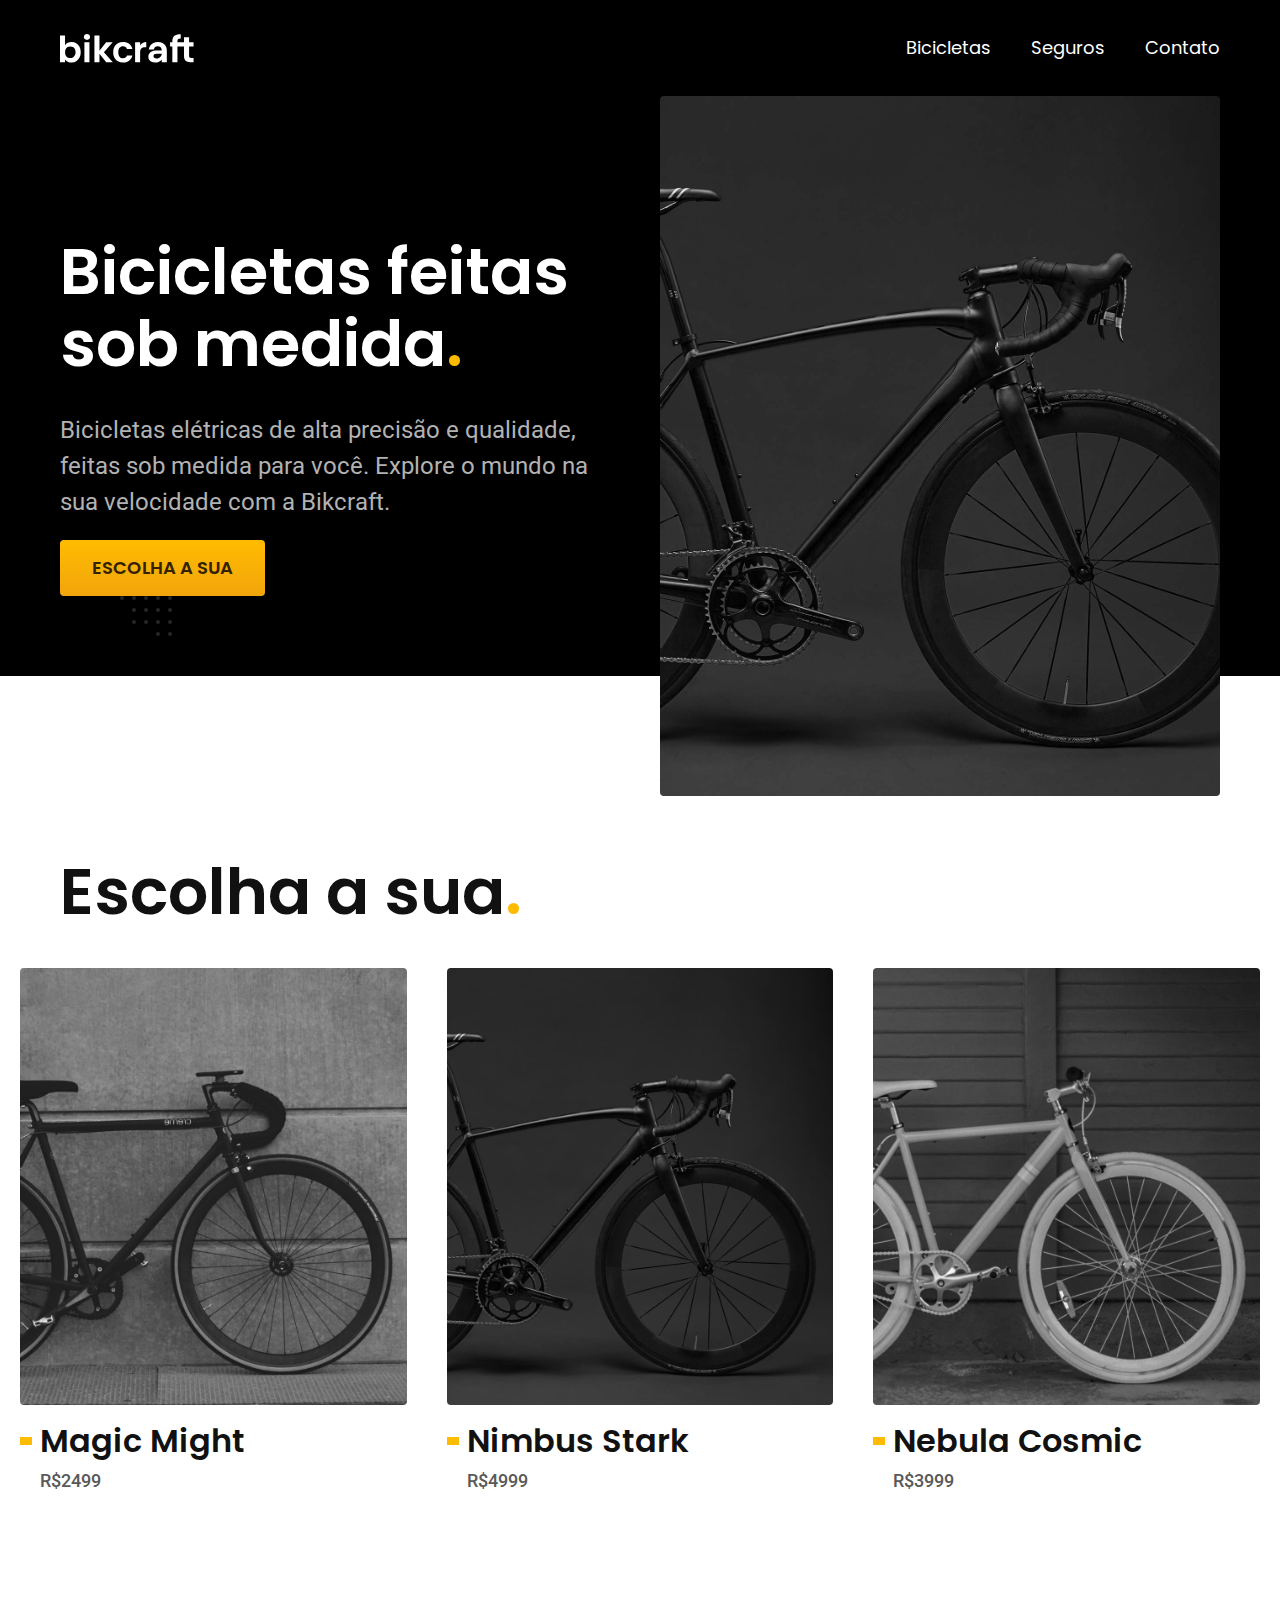
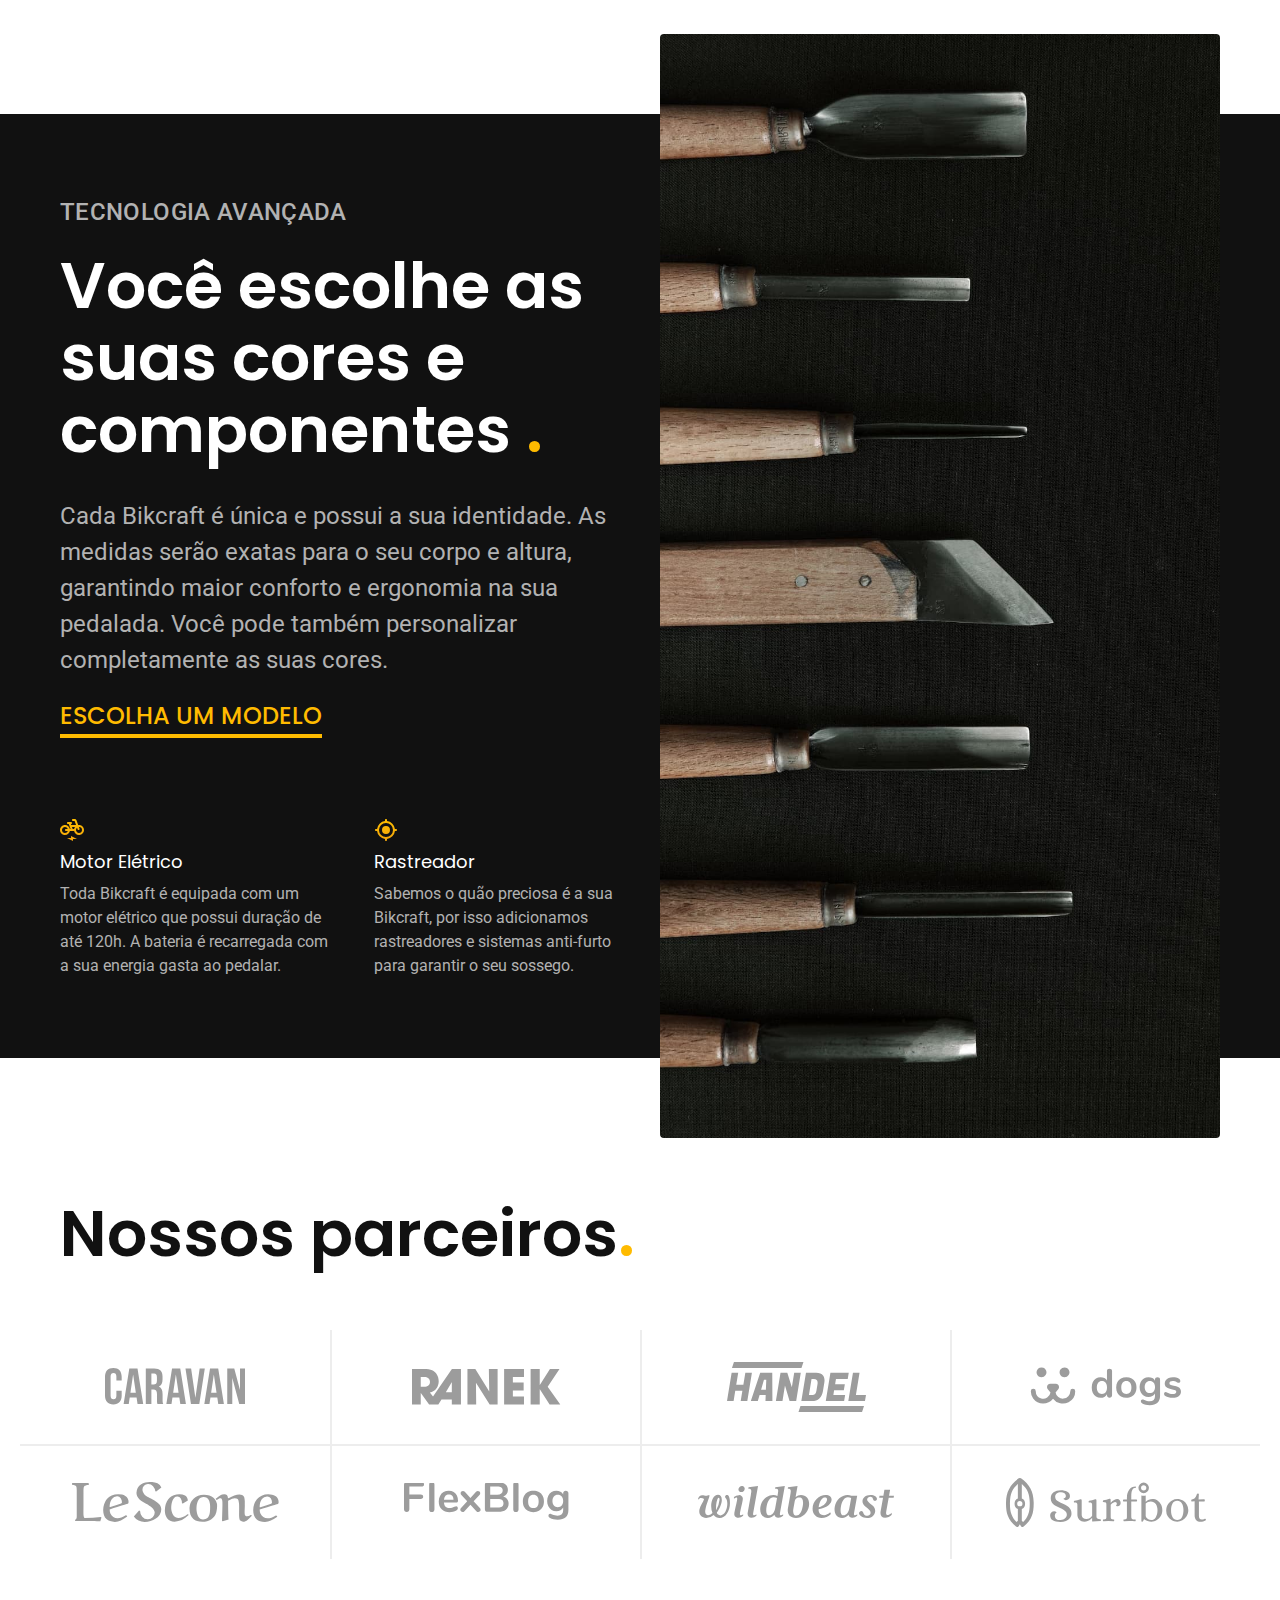
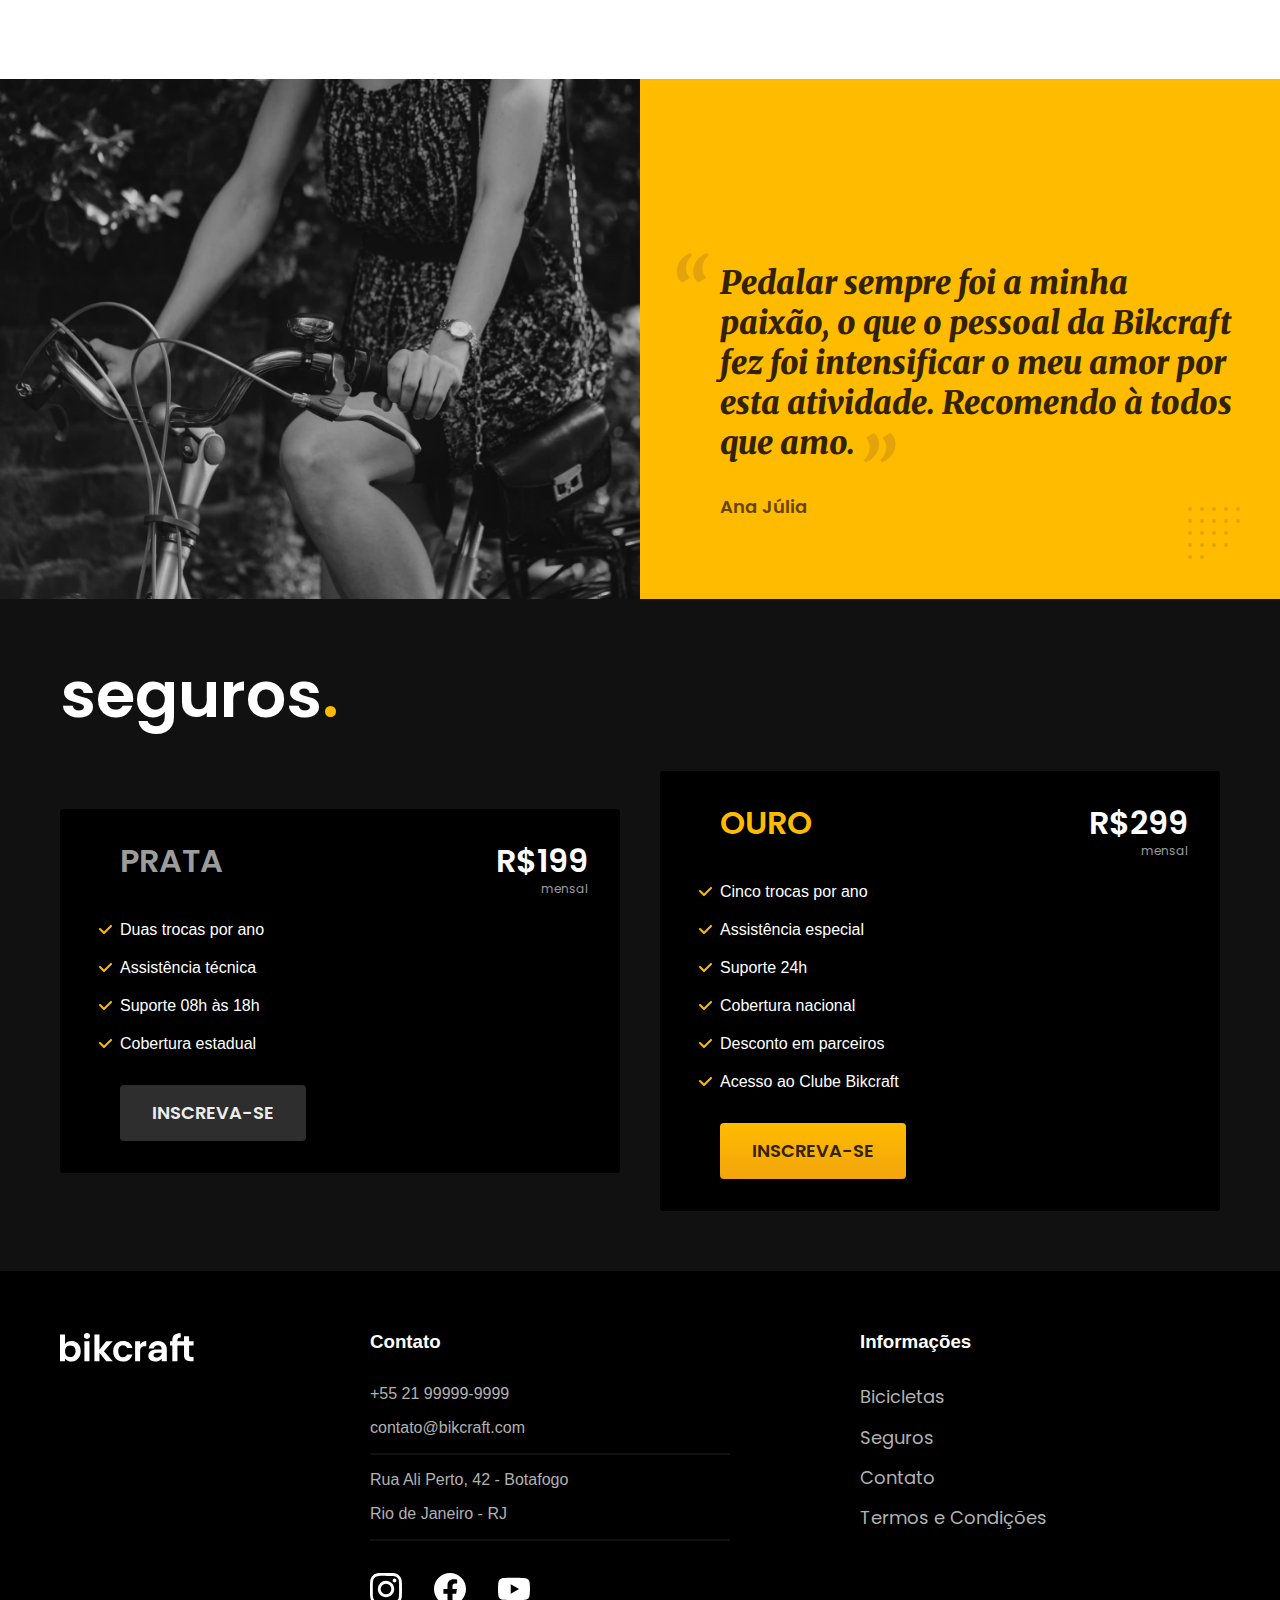
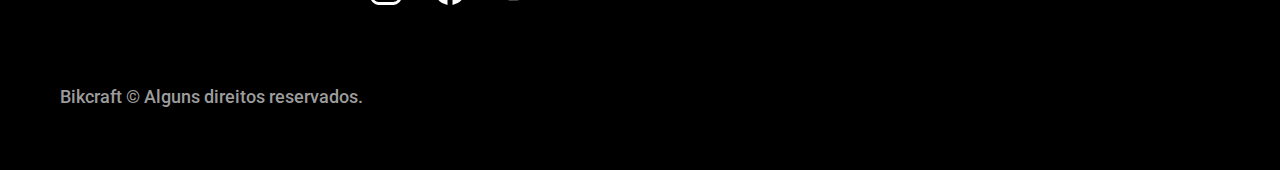
<file: index.html>
<!DOCTYPE html>
<html lang="en">

<head>
  <meta charset="UTF-8">
  <meta http-equiv="X-UA-Compatible" content="IE=edge">
  <meta name="viewport" content="width=device-width, initial-scale=1.0">

  <title>Bikcraft - Bicicletas Elétricas </title>
  <meta name="description" content="Bicicletas elétricas de alta precisão e qualidade, feitas sob medida para o cliente. Explore o mundo na sua velocidade com a Bikcraft.">

  <link rel="preload" href="./CSS/style.css" as="style">
  <link rel="stylesheet" href="./CSS/style.css">
  <link rel="preconnect" href="https://fonts.googleapis.com">
  <link rel="preconnect" href="https://fonts.gstatic.com" crossorigin>
  <link href="https://fonts.googleapis.com/css2?family=Merriweather:ital,wght@1,900&family=Poppins:wght@400;600&family=Roboto:wght@400;500&display=swap" rel="stylesheet">
</head>

<body>
  <header class="header-bg">
    <div class="header container">
      <a href="./">
        <img src="./img/bikcraft.svg" width="136" height="32" alt="Bikcraft">
      </a>

      <nav arial-label="primaria">
        <ul class="header-menu font-1-m cor-0">
          <li><a href="./bicicletas.html">Bicicletas</a></li>
          <li><a href="./seguros.html">Seguros</a></li>
          <li><a href="./contato.html">Contato</a></li>
        </ul>
      </nav>
    </div>
  </header>

  <main class="introducao-bg">
    <div class="introducao container">
      <div class="introducao-conteudo">
        <h1 class="font-1-xxl cor-0">Bicicletas feitas sob medida<span class="cor-p1">.</span></h1>
        <p class="font-2-l cor-5">Bicicletas elétricas de alta precisão e qualidade, feitas sob medida para você. Explore o mundo na sua velocidade com a Bikcraft.</p>
        <a class="botao" href="./bicicletas.html">Escolha a sua</a>
      </div>
      <picture>
        <source media="(max-width: 800px)" srcset="./img/bicicletas/nimbus.jpg">
        <img src="./img/fotos/introducao.jpg" width="1280" height="1600" alt="Bicicleta elétrica preta.">
      </picture>
    </div>
  </main>

  <article class="bicicletas-lista">
    <h2 class="container font-1-xxl">Escolha a sua<span class="cor-p1">.</span></h2>

    <ul>
      <li>
        <a href="./bicicletas/magic.html">
          <img src="./img/bicicletas/magic-home.jpg" width="920" height="1040" alt="Bicicleta preta">
          <h3 class="font-1-xl">Magic Might</h3>
          <span class="font-2-m cor-8">R$2499</span>
        </a>
      </li>
      <li>
        <a href="./bicicletas/nimbus.html">
          <img src="./img/bicicletas/nimbus-home.jpg" width="920" height="1040" alt="Bicicleta preta">
          <h3 class="font-1-xl">Nimbus Stark</h3>
          <span class="font-2-m cor-8">R$4999</span>
        </a>
      </li>
      <li>
        <a href="./bicicletas/nebula.html">
          <img src="./img/bicicletas/nebula-home.jpg" width="920" height="1040" alt="Bicicleta preta">
          <h3 class="font-1-xl">Nebula Cosmic</h3>
          <span class="font-2-m cor-8">R$3999</span>
        </a>
      </li>
    </ul>
  </article>

  <article class="tecnologia-bg">
    <div class="tecnologia container">
      <div class="tecnologia-conteudo">
        <span class="font-2-l-b cor-5">Tecnologia Avançada</span>
        <h2 class="font-1-xxl cor-0">Você escolhe as suas cores e componentes <span class="cor-p1">.</span></h2>
        <p class="font-2-l cor-5">Cada Bikcraft é única e possui a sua identidade. As medidas serão exatas para o seu corpo e altura, garantindo maior conforto e ergonomia na sua pedalada. Você pode também personalizar completamente as suas cores.</p>
        <a class="link" href="./bicicletas.html">Escolha um modelo</a>
        <div class="tecnologia-vantagens">
          <div>
            <img src="./img/icones/eletrica.svg" width="24" height="24" alt="">
            <h3 class="font-1-m cor-0">Motor Elétrico</h3>
            <p class="font-2-s cor-5">Toda Bikcraft é equipada com um motor elétrico que possui duração de até 120h. A bateria é recarregada com a sua energia gasta ao pedalar.</p>
          </div>
          <div>
            <img src="./img/icones/rastreador.svg" width="24" height="24" alt="">
            <h3 class=" font-1-m cor-0">Rastreador</h3>
            <p class="font-2-s cor-5">Sabemos o quão preciosa é a sua Bikcraft, por isso adicionamos rastreadores e sistemas anti-furto para garantir o seu sossego.</p>
          </div>
        </div>
      </div>
      <div class="tecnologia-imagem">
        <img src="./img/fotos/tecnologia.jpg" width="1200" height="1920" alt="">
      </div>
    </div>
  </article>

  <section class="parceiros" aria-label="Nossos Parceiros">
    <h2 class="container font-1-xxl">Nossos parceiros<span class="cor-p1">.</span></h2>
    <ul>
      <li><img src="./img/parceiros/caravan.svg" width="140" height="38" alt="caravan"></li>
      <li><img src="./img/parceiros/ranek.svg" width="149" height="36" alt="ranek.svg"></li>
      <li><img src="./img/parceiros/handel.svg" width="139" height="50" alt="handel.svg"></li>
      <li><img src="./img/parceiros/dogs.svg" width="152" height="39" alt="dogs.svg"></li>
      <li><img src="./img/parceiros/lescone.svg" width="208" height="41" alt="lescone.svg"></li>
      <li><img src="./img/parceiros/flexblog.svg" width="165" height="38" alt="flexblog.svg"></li>
      <li><img src="./img/parceiros/wildbeast.svg" width="196" height="34" alt="wildbeast.svg"></li>
      <li><img src="./img/parceiros/surfbot.svg" width="200" height="49" alt="surfbot.svg"></li>
    </ul>
  </section>

  <section class="depoimento" aria-label="Depoimento">
    <div>
      <img src="./img/fotos/depoimento.jpg" width="1560" height="1360" alt="Pessoa pedalando uma bicicleta bikcraft">
    </div>
    <div class="depoimento-conteudo">
      <blockquote class="font-1-xl cor-p5">
        <p>Pedalar sempre foi a minha paixão, o que o pessoal da Bikcraft fez foi intensificar o meu amor por esta atividade. Recomendo à todos que amo.</p>
      </blockquote>
      <span class="font-1-m-b cor-p4">Ana Júlia</span>
    </div>
  </section>

  <article class="seguros-bg">
    <div class="seguros container">
      <h2 class="font-1-xxl cor-0">seguros<span class="cor-p1">.</span></h2>
      <div class="seguros-item">
        <h3 class="font-1-xl cor-6">PRATA</h3>
        <span class="font-1-xl cor-0">R$199 <span class="font-1-xs cor-6">mensal</span></span>
        <ul class="font-2m cor-0">
          <li> Duas trocas por ano</li>
          <li>Assistência técnica</li>
          <li>Suporte 08h às 18h</li>
          <li>Cobertura estadual</li>
        </ul>
        <a class="botao secundario" href="./orcamento.html">Inscreva-se</a>
      </div>

      <div class="seguros-item">
        <h3 class="font-1-xl cor-p1">OURO</h3>
        <span class="font-1-xl cor-0">R$299 <span class="font-1-xs cor-6">mensal</span></span>
        <ul class="font-2m cor-0">
          <li>Cinco trocas por ano </li>
          <li>Assistência especial</li>
          <li> Suporte 24h</li>
          <li> Cobertura nacional</li>
          <li> Desconto em parceiros</li>
          <li>Acesso ao Clube Bikcraft</li>
        </ul>
        <a class="botao" href="./orcamento.html">Inscreva-se</a>
      </div>
    </div>
  </article>

  <footer class="footer-bg">
    <div class="footer container">
      <img src="./img/bikcraft.svg" width="136" height="32" alt="Bikcraft">
      <div class="footer-contato">
        <h3 class="font-2-1-b cor-0">Contato</h3>
        <ul class="font-2m cor-5">
          <li><a href="tel:+5521999999999">+55 21 99999-9999</a></li>
          <li><a href="mailto: contato@bikcraft.com">contato@bikcraft.com</a></li>
          <li>Rua Ali Perto, 42 - Botafogo</li>
          <li>Rio de Janeiro - RJ</li>
        </ul>
        <div class="footer-redes">
          <a href="./">
            <img src="./img/redes/instagram.svg" width="32" height="32" alt="Instagram">
          </a>
          <a href="./">
            <img src="./img/redes/facebook.svg" width="32" height="32" alt="Facebook">
          </a>
          <a href="./">
            <img src="./img/redes/youtube.svg" width="32" height="32" alt="Youtube">
          </a>
        </div>
      </div>
      <div class="footer-informacoes">
        <h3 class="font-2-1-b cor-0">Informações</h3>
        <nav>
          <ul class="font-1-m cor-5">
            <li><a href="./bicicletas.html">Bicicletas</a></li>
            <li><a href="./seguros.html">Seguros</a></li>
            <li><a href="./contato.html">Contato</a></li>
            <li><a href="./termos.html">Termos e Condições</a></li>
          </ul>
        </nav>
      </div>
      <p class="footer-copy font-2-m cor-6">Bikcraft © Alguns direitos reservados. </p>
    </div>
  </footer>

</body>

</html>
</file>
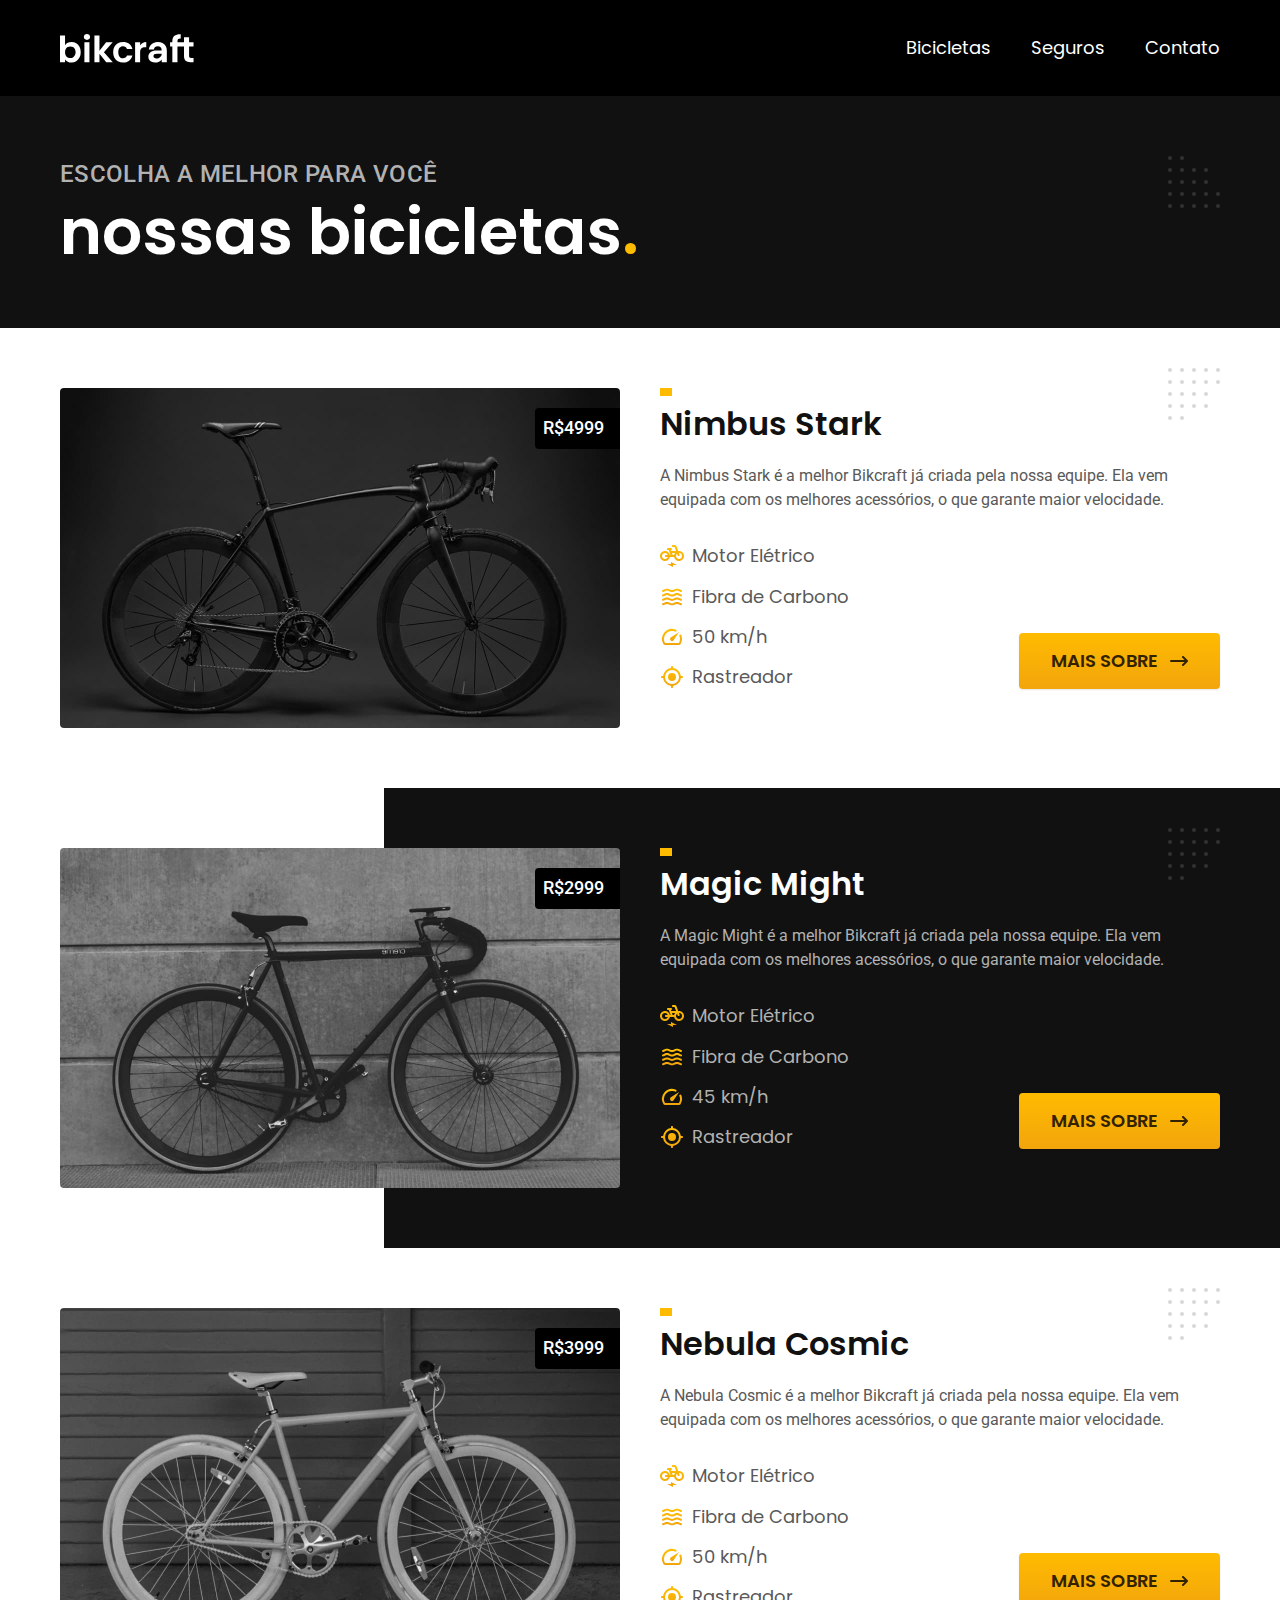
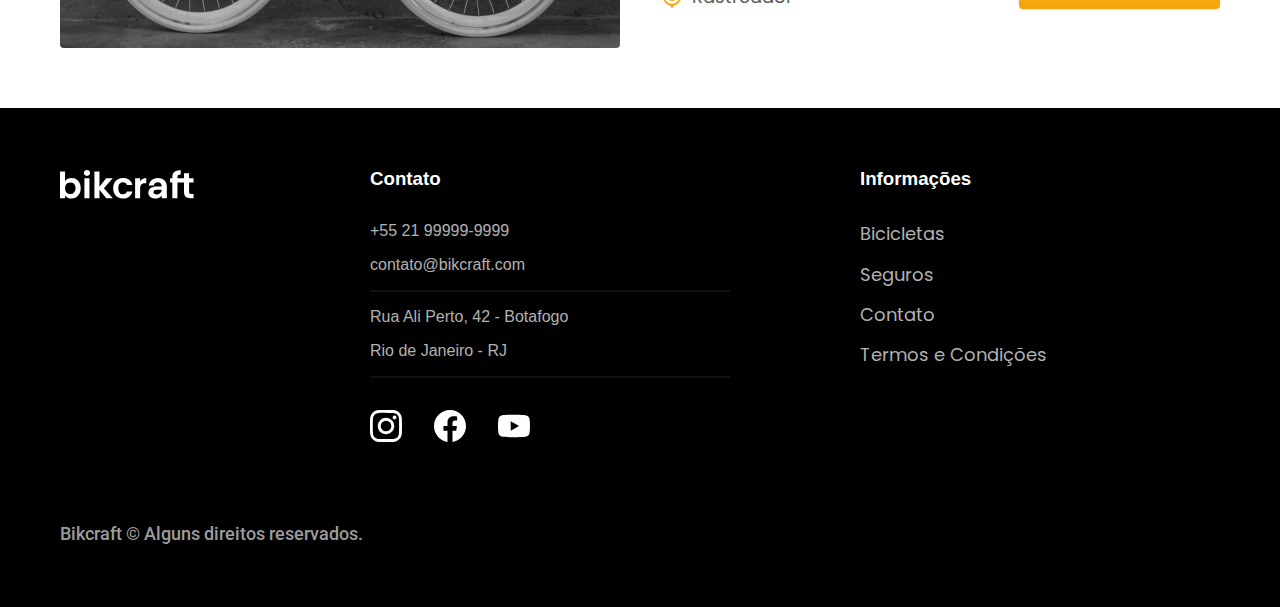
<file: bicicletas.html>
<!DOCTYPE html>
<html lang="en">

<head>
  <meta charset="UTF-8">
  <meta http-equiv="X-UA-Compatible" content="IE=edge">
  <meta name="viewport" content="width=device-width, initial-scale=1.0">

  <title>Bicicletas | Bikcraft</title>
  <meta name="description" content="Bicicletas.">

  <link rel="preload" href="./CSS/style.css" as="style">
  <link rel="stylesheet" href="./CSS/style.css">
  <link rel="preconnect" href="https://fonts.googleapis.com">
  <link rel="preconnect" href="https://fonts.gstatic.com" crossorigin>
  <link href="https://fonts.googleapis.com/css2?family=Merriweather:ital,wght@1,900&family=Poppins:wght@400;600&family=Roboto:wght@400;500&display=swap" rel="stylesheet">
</head>

<body id="bicicletas">
  <header class="header-bg">
    <div class="header container">
      <a href="./">
        <img src="./img/bikcraft.svg" alt="Bikcraft">
      </a>

      <nav arial-label="primaria">
        <ul class="header-menu font-1-m cor-0">
          <li><a href="./bicicletas.html">Bicicletas</a></li>
          <li><a href="./seguros.html">Seguros</a></li>
          <li><a href="./contato.html">Contato</a></li>
        </ul>
      </nav>
    </div>
  </header>

  <main>
    <div class="titulo-bg">
      <div class="titulo container">
        <p class="font-2-l-b cor-5">ESCOLHA A MELHOR PARA VOCÊ</p>
        <h1 class="font-1-xxl cor-0">nossas bicicletas<span class="cor-p1">.</span></h1>
      </div>
    </div>

    <div class="bicicletas container">
      <div class="bicicletas-imagem">
        <img src="./img/bicicletas/nimbus.jpg" alt=" Bicicleta preta">
        <span class="font-2-m cor-0">R$4999</span>
      </div>
      <div class="bicicletas-conteudo">
        <h2 class="font-1-xl">Nimbus Stark</h2>
        <p class="font-2-s cor-8">A Nimbus Stark é a melhor Bikcraft já criada pela nossa equipe. Ela vem equipada com os melhores acessórios, o que garante maior velocidade.</p>
        <ul class="font-1-m cor-8">
          <li>
            <img src="./img/icones/eletrica.svg" alt="">
            Motor Elétrico
          </li>
          <li>
            <img src="./img/icones/carbono.svg" alt="">
            Fibra de Carbono
          </li>
          <li>
            <img src="./img/icones/velocidade.svg" alt="">
            50 km/h
          </li>
          <li>
            <img src="./img/icones/rastreador.svg" alt="">
            Rastreador
          </li>
        </ul>
        <a class="botao seta" href="./bicicletas/nimbus.html">Mais Sobre</a>
      </div>
    </div>

    <div class="bicicletas-bg">
      <div class="bicicletas container">
        <div class="bicicletas-imagem">
          <img src="./img/bicicletas/magic.jpg" alt=" Bicicleta preta">
          <span class="font-2-m cor-0">R$2999</span>
        </div>
        <div class="bicicletas-conteudo">
          <h2 class="font-1-xl cor-0">Magic Might</h2>
          <p class="font-2-s cor-5">A Magic Might é a melhor Bikcraft já criada pela nossa equipe. Ela vem equipada com os melhores acessórios, o que garante maior velocidade.</p>
          <ul class="font-1-m cor-5">
            <li>
              <img src="./img/icones/eletrica.svg" alt="">
              Motor Elétrico
            </li>
            <li>
              <img src="./img/icones/carbono.svg" alt="">
              Fibra de Carbono
            </li>
            <li>
              <img src="./img/icones/velocidade.svg" alt="">
              45 km/h
            </li>
            <li>
              <img src="./img/icones/rastreador.svg" alt="">
              Rastreador
            </li>
          </ul>
          <a class="botao seta" href="./bicicletas/magic.html">Mais Sobre</a>
        </div>
      </div>
    </div>

    <div class="bicicletas container">
      <div class="bicicletas-imagem">
        <img src="./img/bicicletas/nebula.jpg" alt=" Bicicleta preta">
        <span class="font-2-m cor-0">R$3999</span>
      </div>
      <div class="bicicletas-conteudo">
        <h2 class="font-1-xl">Nebula Cosmic</h2>
        <p class="font-2-s cor-8">A Nebula Cosmic é a melhor Bikcraft já criada pela nossa equipe. Ela vem equipada com os melhores acessórios, o que garante maior velocidade.</p>
        <ul class="font-1-m cor-8">
          <li>
            <img src="./img/icones/eletrica.svg" alt="">
            Motor Elétrico
          </li>
          <li>
            <img src="./img/icones/carbono.svg" alt="">
            Fibra de Carbono
          </li>
          <li>
            <img src="./img/icones/velocidade.svg" alt="">
            50 km/h
          </li>
          <li>
            <img src="./img/icones/rastreador.svg" alt="">
            Rastreador
          </li>
        </ul>
        <a class="botao seta" href="./bicicletas/nebula.html">Mais Sobre</a>
      </div>
    </div>

  </main>

  <footer class="footer-bg">
    <div class="footer container">
      <img src="./img/bikcraft.svg" alt="Bikcraft">
      <div class="footer-contato">
        <h3 class="font-2-1-b cor-0">Contato</h3>
        <ul class="font-2m cor-5">
          <li><a href="tel:+5521999999999">+55 21 99999-9999</a></li>
          <li><a href="mailto: contato@bikcraft.com">contato@bikcraft.com</a></li>
          <li>Rua Ali Perto, 42 - Botafogo</li>
          <li>Rio de Janeiro - RJ</li>
        </ul>
        <div class="footer-redes">
          <a href="./">
            <img src="./img/redes/instagram.svg" alt="Instagram">
          </a>
          <a href="./">
            <img src="./img/redes/facebook.svg" alt="Facebook">
          </a>
          <a href="./">
            <img src="./img/redes/youtube.svg" alt="Youtube">
          </a>
        </div>
      </div>
      <div class="footer-informacoes">
        <h3 class="font-2-1-b cor-0">Informações</h3>
        <nav>
          <ul class="font-1-m cor-5">
            <li><a href="./bicicletas.html">Bicicletas</a></li>
            <li><a href="./seguros.html">Seguros</a></li>
            <li><a href="./contato.html">Contato</a></li>
            <li><a href="./termos.html">Termos e Condições</a></li>
          </ul>
        </nav>
      </div>
      <p class="footer-copy font-2-m cor-6">Bikcraft © Alguns direitos reservados. </p>
    </div>
  </footer>

</body>

</html>
</file>
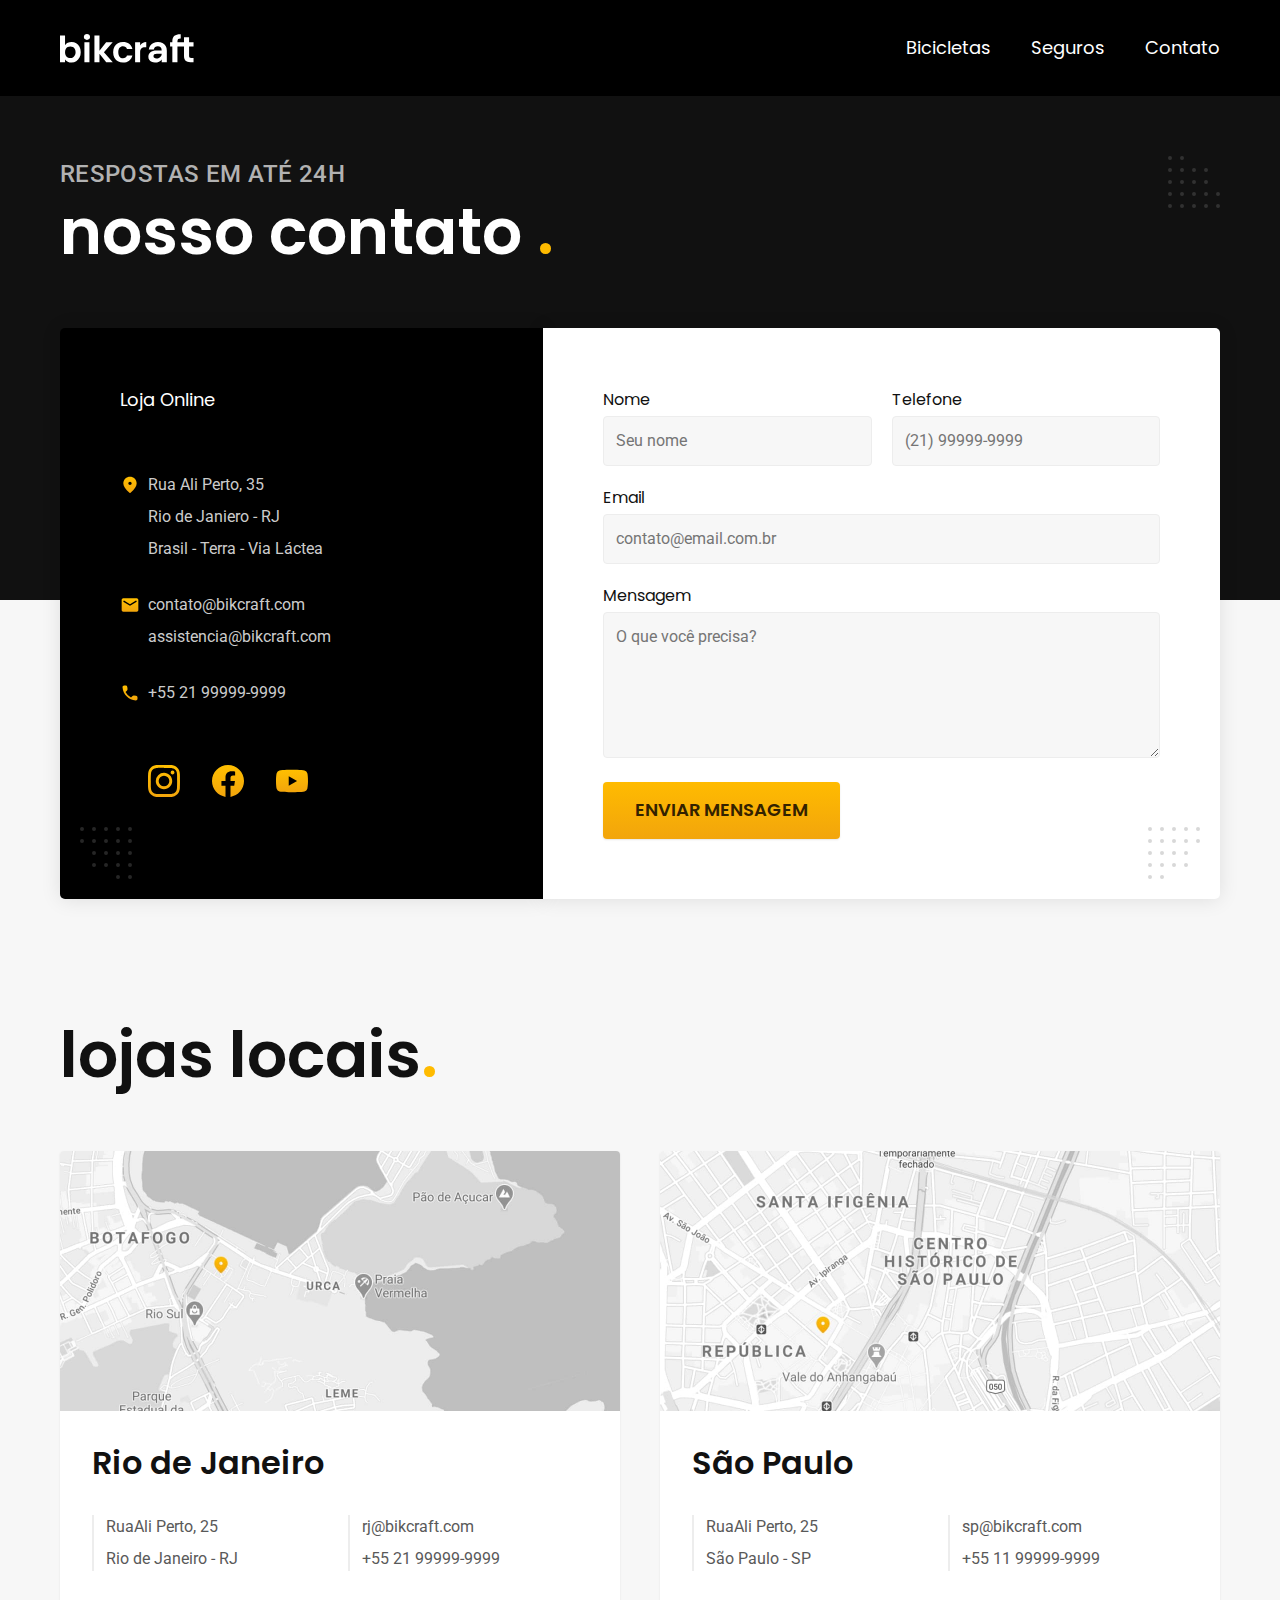
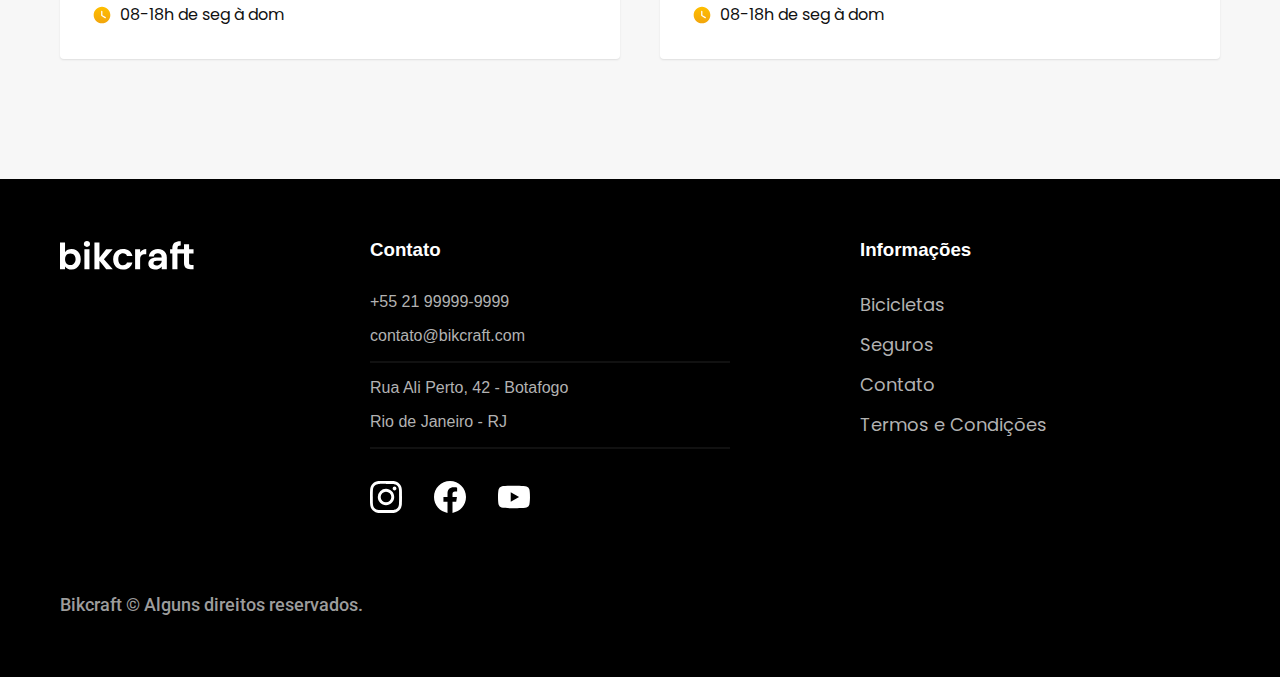
<file: contato.html>
<!DOCTYPE html>
<html lang="en">

<head>
  <meta charset="UTF-8">
  <meta http-equiv="X-UA-Compatible" content="IE=edge">
  <meta name="viewport" content="width=device-width, initial-scale=1.0">

  <title>Contato | Bikcraft</title>
  <meta name="description" content="Termos e Condições.">

  <link rel="preload" href="./CSS/style.css" as="style">
  <link rel="stylesheet" href="./CSS/style.css">
  <link rel="preconnect" href="https://fonts.googleapis.com">
  <link rel="preconnect" href="https://fonts.gstatic.com" crossorigin>
  <link href="https://fonts.googleapis.com/css2?family=Merriweather:ital,wght@1,900&family=Poppins:wght@400;600&family=Roboto:wght@400;500&display=swap" rel="stylesheet">
</head>

<body id="contato">
  <header class="header-bg">
    <div class="header container">
      <a href="./">
        <img src="./img/bikcraft.svg" alt="Bikcraft">
      </a>

      <nav arial-label="primaria">
        <ul class="header-menu font-1-m cor-0">
          <li><a href="./bicicletas.html">Bicicletas</a></li>
          <li><a href="./seguros.html">Seguros</a></li>
          <li><a href="./contato.html">Contato</a></li>
        </ul>
      </nav>
    </div>
  </header>

  <main>
    <div class="titulo-bg">
      <div class="titulo container">
        <p class="font-2-l-b cor-5">Respostas em até 24h</p>
        <h1 class="font-1-xxl cor-0">nosso contato <span class="cor-p1">.</span></h1>
      </div>
    </div>
    <div class="contato container">
      <section class="contato-dados" aria-label="Endereço">
        <h2 class="font-1-m cor-0">Loja Online</h2>
        <div class="contato-endereco font-2-s cor-4">
          <p>Rua Ali Perto, 35</p>
          <p>Rio de Janiero - RJ </p>
          <p>Brasil - Terra - Via Láctea</p>
        </div>
        <address class="contato-meios font-2-s cor-4">
          <a href="mailto:contato@bikcraft.com">contato@bikcraft.com</a>
          <a href="mailto:assistencia@bikcraft.com">assistencia@bikcraft.com</a>
          <a href="tel:+5521999999999">+55 21 99999-9999</a>
        </address>
        <div class="contato-redes">
          <a href="./">
            <img src="./img/redes/instagram-p.svg" alt="Instagram">
          </a>
          <a href="./">
            <img src="./img/redes/facebook-p.svg" alt="Facebook">
          </a>
          <a href="./">
            <img src="./img/redes/youtube-p.svg" alt="Youtube">
          </a>
        </div>
      </section>
      <section class="contato-formulario" aria-label="formulario">
        <form class="form" action="./contato.html">
          <div>
            <label for="nome">Nome</label>
            <input type="text" id="nome" name="nome" placeholder="Seu nome">
          </div>
          <div>
            <label for="telefone">Telefone</label>
            <input type="text" id="telefone" name="telefone" placeholder="(21) 99999-9999">
          </div>
          <div class="col-2">
            <label for="email">Email</label>
            <input type="email" id="email" name="email" placeholder="contato@email.com.br">
          </div>
          <div class="col-2">
            <label for="mensagem">Mensagem</label>
            <textarea rows="5" id="mensagem" name="mensagem" placeholder="O que você precisa?"></textarea>
          </div>
          <button class="botao col-2">Enviar Mensagem</button>
        </form>
      </section>
    </div>
  </main>

  <article class="lojas container">
    <h2 class="font-1-xxl">lojas locais<span class="cor-p1">.</span></h2>
    <div class="lojas-item">
      <img src="./img/lojas/rj.jpg" alt="mapa marcando o endereço em Rua Ali Perto, 25 - Rio de Janeiro - RJ">
      <div class="lojas-conteudo">
        <h3 class="font-1-xl">Rio de Janeiro</h3>
        <div class="lojas-dados font-2-s cor-8">
          <p>RuaAli Perto, 25</p>
          <p>Rio de Janeiro - RJ</p>
        </div>
        <div class="lojas-dados font-2-s cor-8">
          <a href="mailto:rj@bikcraft.com">rj@bikcraft.com</a>
          <a href="tel:+5521999999999">+55 21 99999-9999</a>
        </div>
        <p class="lojas-tempo font-1-s"><img src="./img/icones/horario.svg" alt=""> 08-18h de seg à dom</p>
      </div>
    </div>

    <div class="lojas-item">
      <img src="./img/lojas/sp.jpg" alt="mapa marcando o endereço em Rua Ali Perto, 25 - São Paulo - SP">
      <div class="lojas-conteudo">
        <h3 class="font-1-xl">São Paulo</h3>
        <div class="lojas-dados font-2-s cor-8">
          <p>RuaAli Perto, 25</p>
          <p>São Paulo - SP</p>
        </div>
        <div class="lojas-dados font-2-s cor-8">
          <a href="mailto:sp@bikcraft.com">sp@bikcraft.com</a>
          <a href="tel:+5521999999999">+55 11 99999-9999</a>
        </div>
        <p class="lojas-tempo font-1-s"><img src="./img/icones/horario.svg" alt=""> 08-18h de seg à dom</p>
      </div>
    </div>
  </article>

  <footer class="footer-bg">
    <div class="footer container">
      <img src="./img/bikcraft.svg" alt="Bikcraft">
      <div class="footer-contato">
        <h3 class="font-2-1-b cor-0">Contato</h3>
        <ul class="font-2m cor-5">
          <li><a href="tel:+5521999999999">+55 21 99999-9999</a></li>
          <li><a href="mailto: contato@bikcraft.com">contato@bikcraft.com</a></li>
          <li>Rua Ali Perto, 42 - Botafogo</li>
          <li>Rio de Janeiro - RJ</li>
        </ul>
        <div class="footer-redes">
          <a href="./">
            <img src="./img/redes/instagram.svg" alt="Instagram">
          </a>
          <a href="./">
            <img src="./img/redes/facebook.svg" alt="Facebook">
          </a>
          <a href="./">
            <img src="./img/redes/youtube.svg" alt="Youtube">
          </a>
        </div>
      </div>
      <div class="footer-informacoes">
        <h3 class="font-2-1-b cor-0">Informações</h3>
        <nav>
          <ul class="font-1-m cor-5">
            <li><a href="./bicicletas.html">Bicicletas</a></li>
            <li><a href="./seguros.html">Seguros</a></li>
            <li><a href="./contato.html">Contato</a></li>
            <li><a href="./termos.html">Termos e Condições</a></li>
          </ul>
        </nav>
      </div>
      <p class="footer-copy font-2-m cor-6">Bikcraft © Alguns direitos reservados. </p>
    </div>
  </footer>

</body>

</html>
</file>
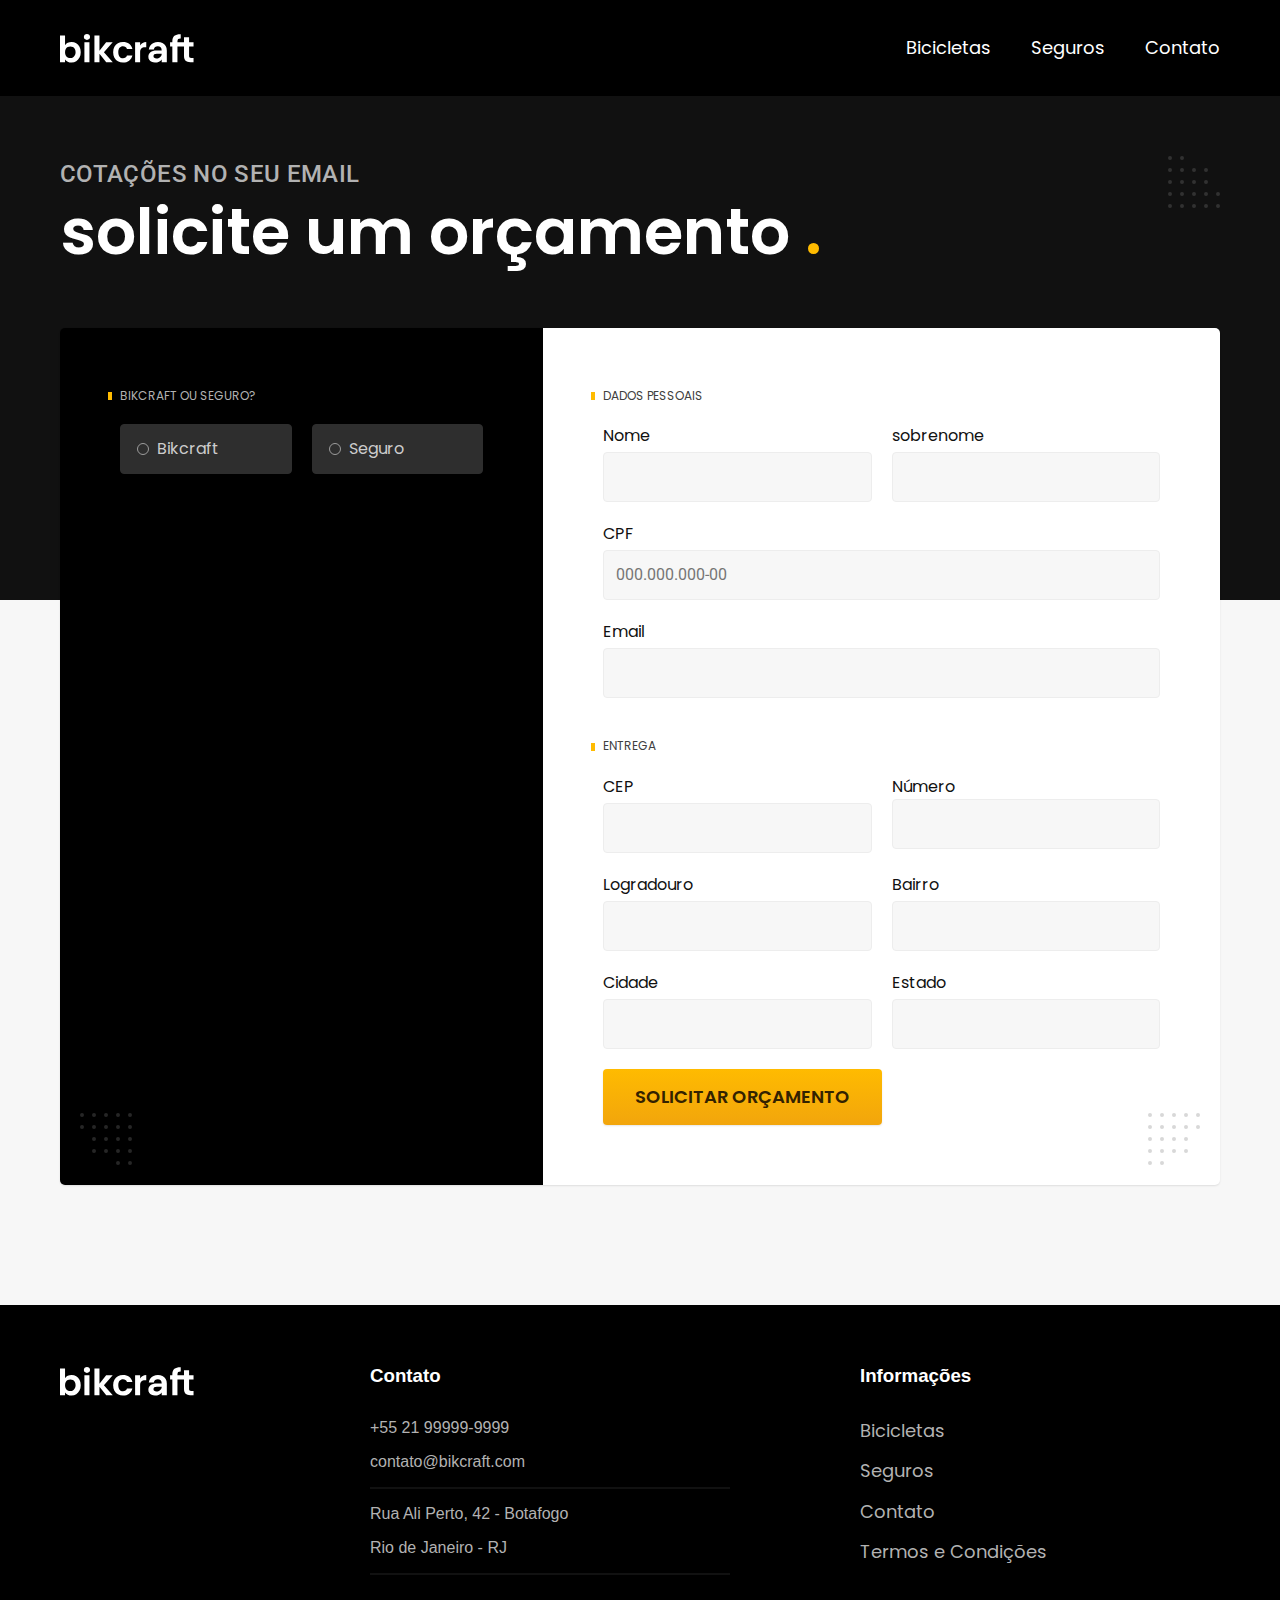
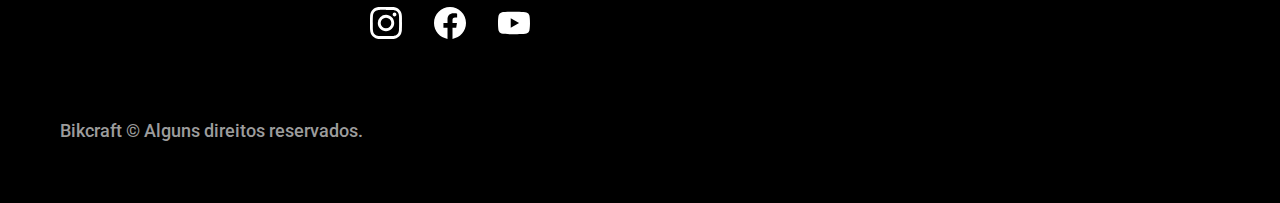
<file: orcamento.html>
<!DOCTYPE html>
<html lang="en">

<head>
  <meta charset="UTF-8">
  <meta http-equiv="X-UA-Compatible" content="IE=edge">
  <meta name="viewport" content="width=device-width, initial-scale=1.0">

  <title>Orçamento | Bikcraft</title>
  <meta name="description" content="Termos e Condições.">

  <link rel="preload" href="./CSS/style.css" as="style">
  <link rel="stylesheet" href="./CSS/style.css">
  <link rel="preconnect" href="https://fonts.googleapis.com">
  <link rel="preconnect" href="https://fonts.gstatic.com" crossorigin>
  <link href="https://fonts.googleapis.com/css2?family=Merriweather:ital,wght@1,900&family=Poppins:wght@400;600&family=Roboto:wght@400;500&display=swap" rel="stylesheet">
</head>

<body id="orcamento">
  <header class="header-bg">
    <div class="header container">
      <a href="./">
        <img src="./img/bikcraft.svg" alt="Bikcraft">
      </a>

      <nav arial-label="primaria">
        <ul class="header-menu font-1-m cor-0">
          <li><a href="./bicicletas.html">Bicicletas</a></li>
          <li><a href="./seguros.html">Seguros</a></li>
          <li><a href="./contato.html">Contato</a></li>
        </ul>
      </nav>
    </div>
  </header>

  <main>
    <div class="titulo-bg">
      <div class="titulo container">
        <p class="font-2-l-b cor-5">Cotações no seu email</p>
        <h1 class="font-1-xxl cor-0">solicite um orçamento <span class="cor-p1">.</span></h1>
      </div>
    </div>

    <form class="orcamento container" action="./">
      <div class="orcamento-produto">
        <h2 class="font-1-xs cor-5">Bikcraft ou Seguro?</h2>

        <input type="radio" name="tipo" value="bikcraft" id="bikcraft">
        <label for="bikcraft">Bikcraft</label>

        <input type="radio" name="tipo" value="seguro" id="seguro">
        <label for="seguro">Seguro</label>

        <div class="orcamento-conteudo" id="orcamento-bikcraft">
          <h2 class="font-1-xs cor-5">Escolha a sua</h2>

          <input type="radio" name="produto" value="nimbus" id="nimbus">
          <label for="nimbus">Nimbus Stark <span>R$ 4999</span></label>
          <div class="orcamento-detalhes">
            <ul class="font-1-xs cor-8">
              <li><img src="./img/icones/eletrica.svg" alt="">Motor Elétrico</li>
              <li><img src="./img/icones/carbono.svg" alt=""> Fibra de carbono</li>
              <li><img src="./img/icones/velocidade.svg" alt=""> 50 km/h</li>
              <li><img src="./img/icones/rastreador.svg" alt=""> Rastreador</li>
            </ul>
            <img src="./img/bicicletas/nimbus.jpg" alt="Bicicleta preta">
          </div>

          <input type="radio" name="produto" value="magic" id="magic">
          <label for="magic">Magic Might <span>R$ 2499</span></label>
          <div class="orcamento-detalhes">
            <ul class="font-1-xs cor-8">
              <li><img src="./img/icones/eletrica.svg" alt="">Motor Elétrico</li>
              <li><img src="./img/icones/carbono.svg" alt=""> Fibra de carbono</li>
              <li><img src="./img/icones/velocidade.svg" alt=""> 45 km/h</li>
              <li><img src="./img/icones/rastreador.svg" alt=""> Rastreador</li>
            </ul>
            <img src="./img/bicicletas/magic.jpg" alt="Bicicleta preta">
          </div>
          <input type="radio" name="produto" value="nebula" id="nebula">
          <label for="nebula">Nebula Cosmic <span>R$ 3999</span></label>
          <div class="orcamento-detalhes">
            <ul class="font-1-xs cor-8">
              <li><img src="./img/icones/eletrica.svg" alt="">Motor Elétrico</li>
              <li><img src="./img/icones/carbono.svg" alt=""> Fibra de carbono</li>
              <li><img src="./img/icones/velocidade.svg" alt=""> 40 km/h</li>
              <li><img src="./img/icones/rastreador.svg" alt=""> Rastreador</li>
            </ul>
            <img src="./img/bicicletas/nebula.jpg" alt="Bicicleta preta">
          </div>
        </div>


        <div class="orcamento-conteudo" id="orcamento-seguro">
          <h2 class="font-1-xs cor-5">Escolha o plano</h2>

          <input type="radio" name="produto" value="Prata" id="Prata">
          <label for="Prata">Prata <span>R$ 199</span></label>

          <input type="radio" name="produto" value="ouro" id="ouro">
          <label for="ouro">Ouro <span>R$ 299</span></label>
        </div>

      </div>
      <div class="orcamento-dados form">
        <h2 class="font-1-xs cor-9 col-2">dados pessoais</h2>
        <div>
          <label for="nome">Nome</label>
          <input type="text" id="nome" name="nome">
        </div>
        <div>
          <label for="sobrenome">sobrenome</label>
          <input type="text" id="sobrenome" name="sobrenome">
        </div>
        <div class="col-2">
          <label for="cpf">CPF</label>
          <input type="text" id="cpf" name="cpf" placeholder="000.000.000-00">
        </div>
        <div class="col-2">
          <label for="email">Email</label>
          <input type="text" id="email" name="email">
        </div>
        <h2 class="font-1-xs cor-9 col-2">entrega</h2>
        <div>
          <label for="cep">CEP</label>
          <input type="text" id="cep" name="cep">
        </div>
        <div>
          <label for="numero">Número</Nabel>
            <input type="text" id="numero" Name="numero">
        </div>
        <div>
          <label for="logradouro">Logradouro</label>
          <input type="text" id="logradouro" name="logradouro">
        </div>
        <div>
          <label for="bairro">Bairro</label>
          <input type="text" id="bairro" name="bairro">
        </div>
        <div>
          <label for="cidade">Cidade</label>
          <input type="text" id="cidade" name="cidade">
        </div>
        <div>
          <label for="estado">Estado</label>
          <input type="text" id="estado" name="estado">
        </div>
        <button class="botao col-2">Solicitar Orçamento</button>
      </div>
    </form>
  </main>

  <footer class="footer-bg">
    <div class="footer container">
      <img src="./img/bikcraft.svg" alt="Bikcraft">
      <div class="footer-contato">
        <h3 class="font-2-1-b cor-0">Contato</h3>
        <ul class="font-2m cor-5">
          <li><a href="tel:+5521999999999">+55 21 99999-9999</a></li>
          <li><a href="mailto: contato@bikcraft.com">contato@bikcraft.com</a></li>
          <li>Rua Ali Perto, 42 - Botafogo</li>
          <li>Rio de Janeiro - RJ</li>
        </ul>
        <div class="footer-redes">
          <a href="./">
            <img src="./img/redes/instagram.svg" alt="Instagram">
          </a>
          <a href="./">
            <img src="./img/redes/facebook.svg" alt="Facebook">
          </a>
          <a href="./">
            <img src="./img/redes/youtube.svg" alt="Youtube">
          </a>
        </div>
      </div>
      <div class="footer-informacoes">
        <h3 class="font-2-1-b cor-0">Informações</h3>
        <nav>
          <ul class="font-1-m cor-5">
            <li><a href="./bicicletas.html">Bicicletas</a></li>
            <li><a href="./seguros.html">Seguros</a></li>
            <li><a href="./contato.html">Contato</a></li>
            <li><a href="./termos.html">Termos e Condições</a></li>
          </ul>
        </nav>
      </div>
      <p class="footer-copy font-2-m cor-6">Bikcraft © Alguns direitos reservados. </p>
    </div>
  </footer>

</body>

</html>
</file>
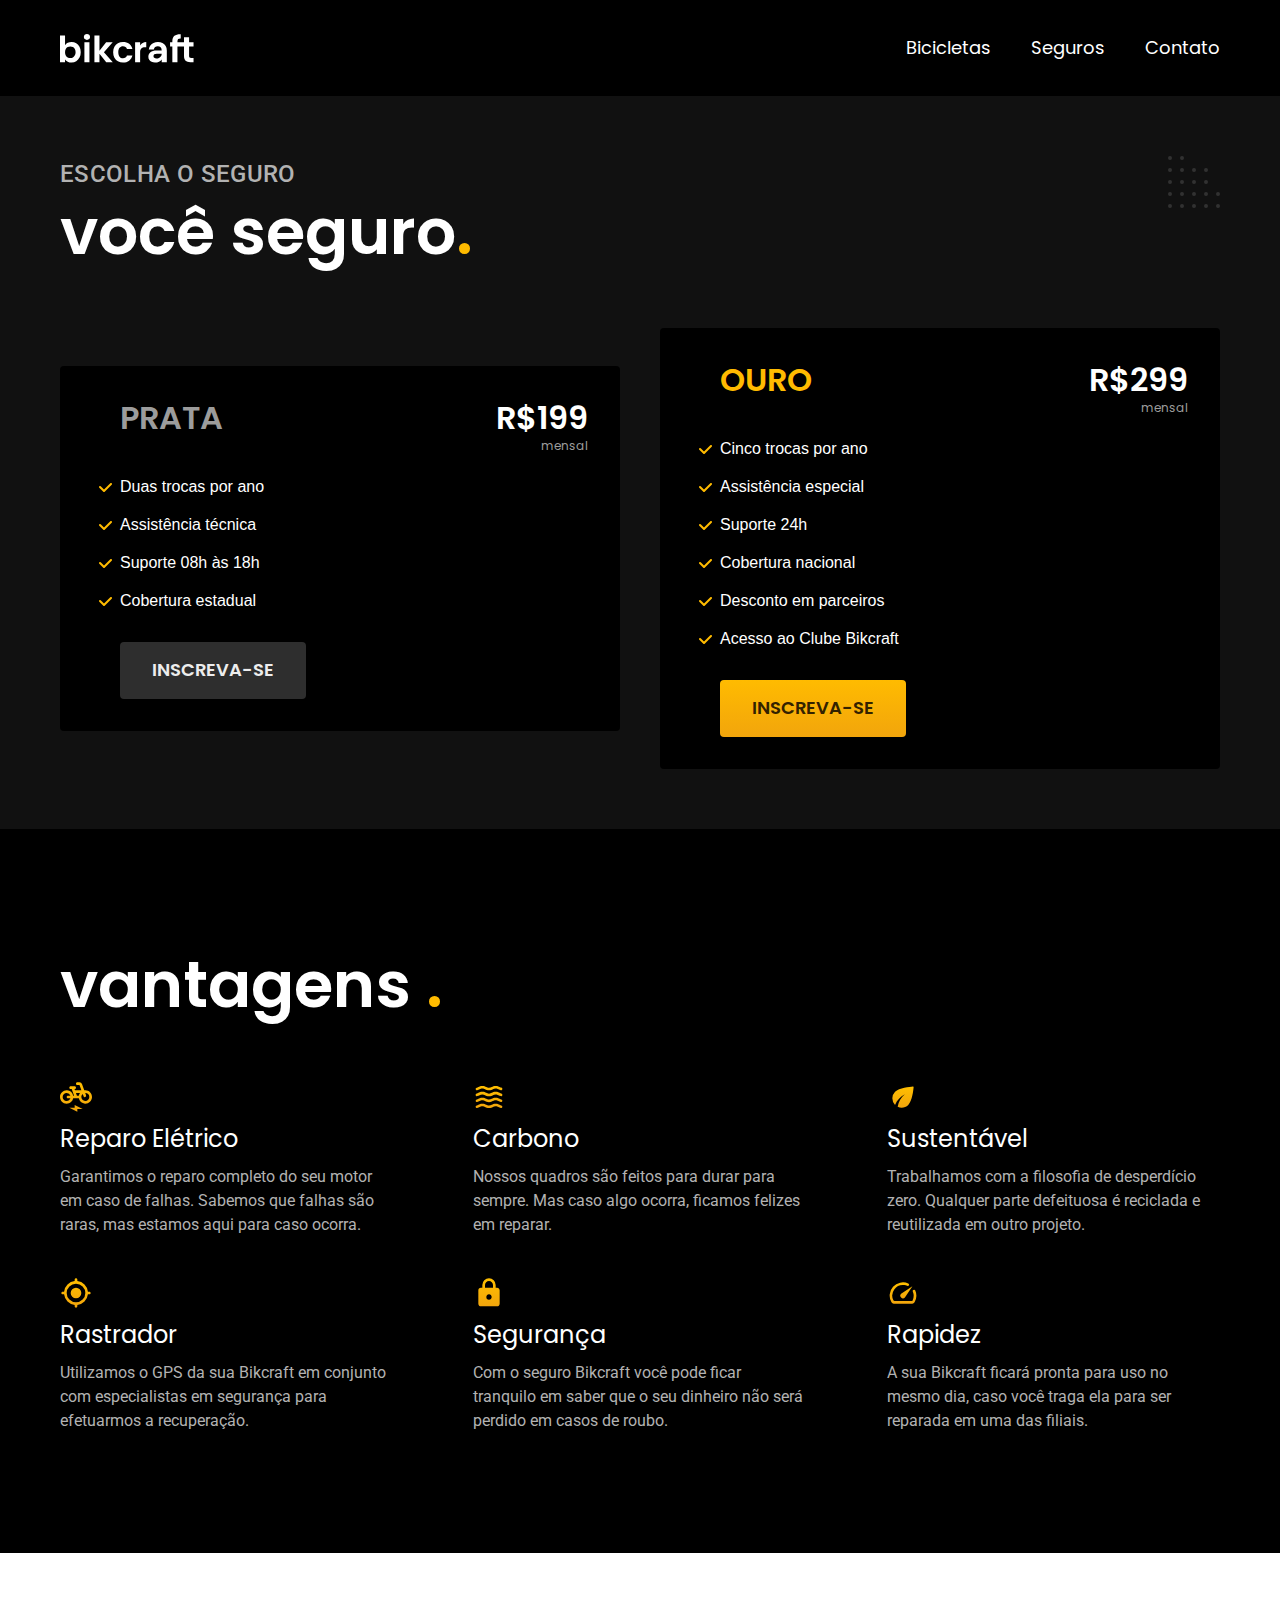
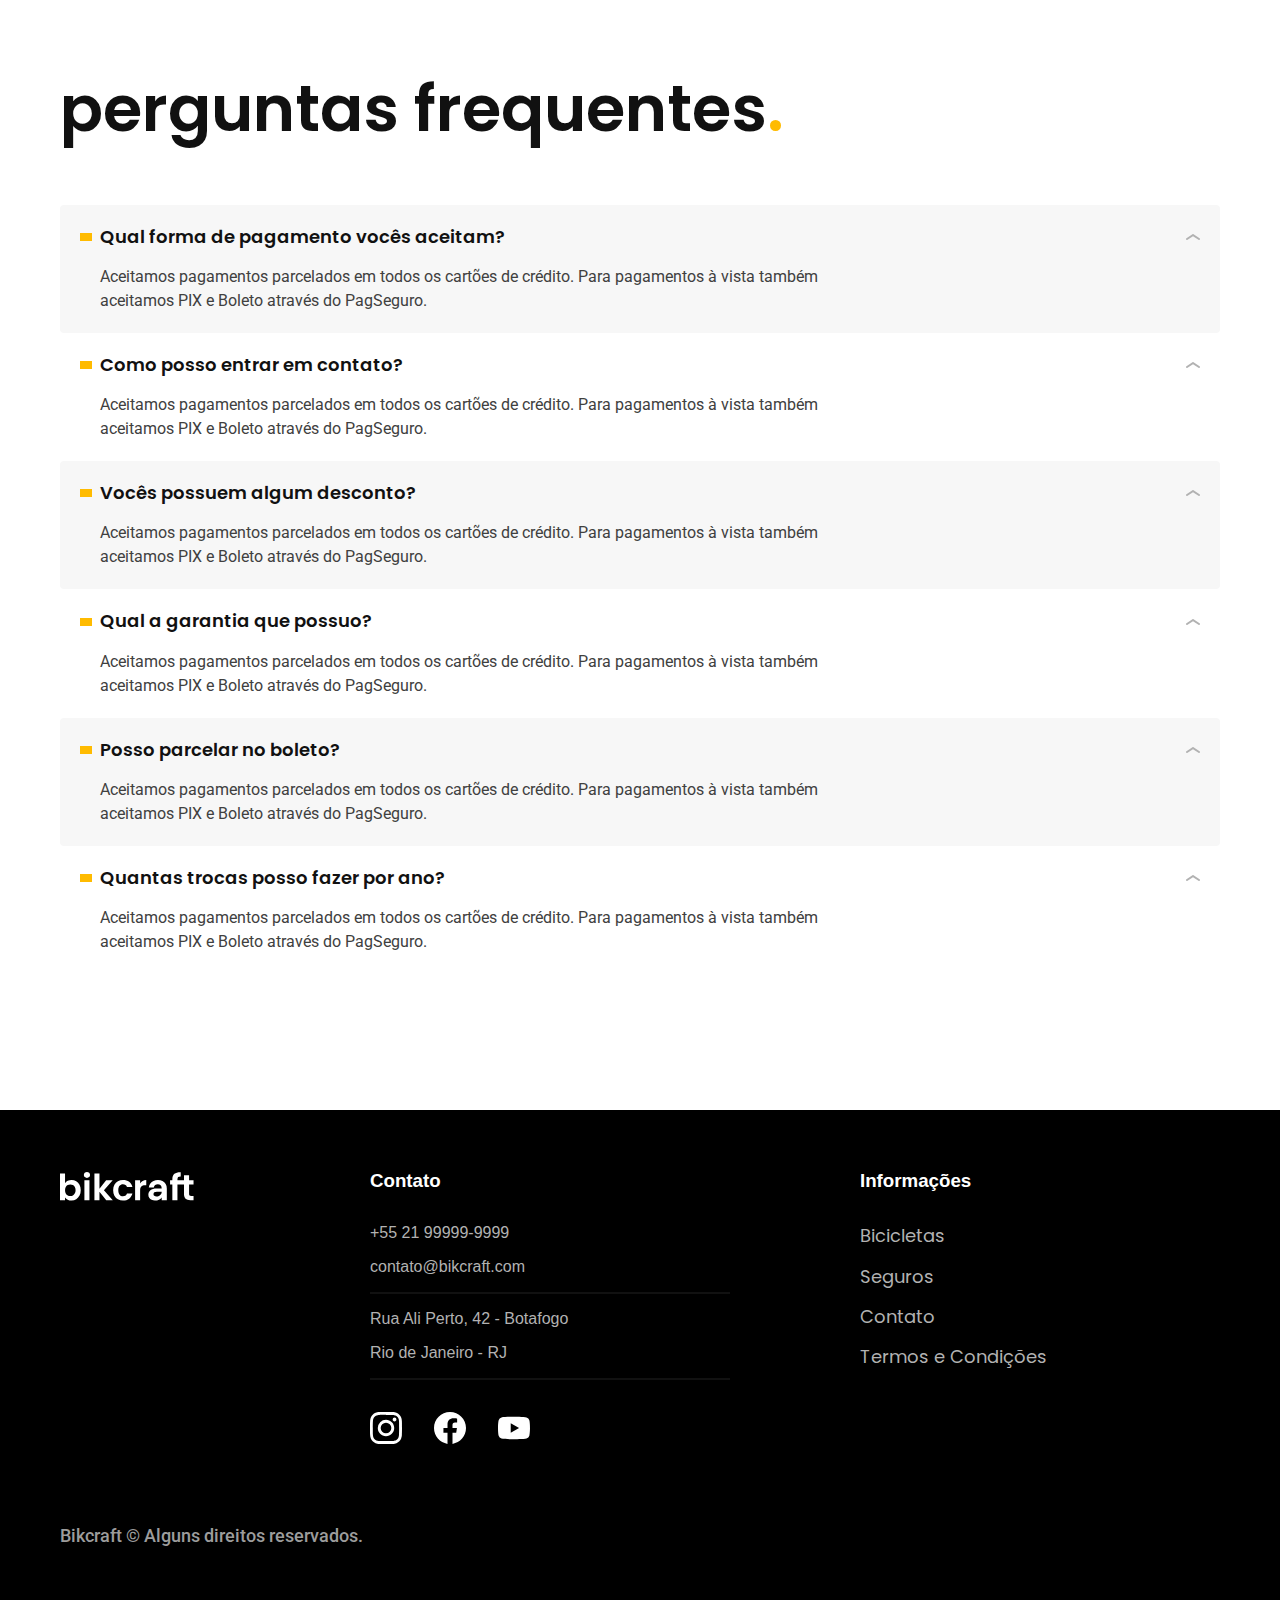
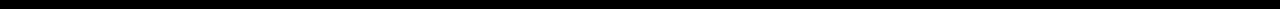
<file: seguros.html>
<!DOCTYPE html>
<html lang="en">

<head>
  <meta charset="UTF-8">
  <meta http-equiv="X-UA-Compatible" content="IE=edge">
  <meta name="viewport" content="width=device-width, initial-scale=1.0">

  <title>Seguros | Bikcraft</title>
  <meta name="description" content="Termos e Condições.">

  <link rel="preload" href="./CSS/style.css" as="style">
  <link rel="stylesheet" href="./CSS/style.css">
  <link rel="preconnect" href="https://fonts.googleapis.com">
  <link rel="preconnect" href="https://fonts.gstatic.com" crossorigin>
  <link href="https://fonts.googleapis.com/css2?family=Merriweather:ital,wght@1,900&family=Poppins:wght@400;600&family=Roboto:wght@400;500&display=swap" rel="stylesheet">
</head>

<body id="seguros">
  <header class="header-bg">
    <div class="header container">
      <a href="./">
        <img src="./img/bikcraft.svg" alt="Bikcraft">
      </a>

      <nav arial-label="primaria">
        <ul class="header-menu font-1-m cor-0">
          <li><a href="./bicicletas.html">Bicicletas</a></li>
          <li><a href="./seguros.html">Seguros</a></li>
          <li><a href="./contato.html">Contato</a></li>
        </ul>
      </nav>
    </div>
  </header>

  <main class="seguros-bg">
    <div class="titulo-bg">
      <div class="titulo container">
        <p class="font-2-l-b cor-5">Escolha o seguro</p>
        <h1 class="font-1-xxl cor-0">você seguro<span class="cor-p1">.</span></h1>
      </div>
    </div>

    <div class="seguros container">
      <div class="seguros-item">
        <h3 class="font-1-xl cor-6">PRATA</h3>
        <span class="font-1-xl cor-0">R$199 <span class="font-1-xs cor-6">mensal</span></span>
        <ul class="font-2m cor-0">
          <li> Duas trocas por ano</li>
          <li>Assistência técnica</li>
          <li>Suporte 08h às 18h</li>
          <li>Cobertura estadual</li>
        </ul>
        <a class="botao secundario" href="./orcamento.html">Inscreva-se</a>
      </div>

      <div class="seguros-item">
        <h3 class="font-1-xl cor-p1">OURO</h3>
        <span class="font-1-xl cor-0">R$299 <span class="font-1-xs cor-6">mensal</span></span>
        <ul class="font-2m cor-0">
          <li>Cinco trocas por ano </li>
          <li>Assistência especial</li>
          <li> Suporte 24h</li>
          <li> Cobertura nacional</li>
          <li> Desconto em parceiros</li>
          <li>Acesso ao Clube Bikcraft</li>
        </ul>
        <a class="botao" href="./orcamento.html">Inscreva-se</a>
      </div>
    </div>
  </main>

  <article class="vantagens-bg">
    <div class="vantagens container">
      <h2 class="font-1-xxl cor-0">vantagens <span class="cor-p1">.</span></h2>
      <ul>
        <li>
          <img src="./img/icones/eletrica.svg" alt="">
          <h3 class="font-1-l cor-0">Reparo Elétrico</h3>
          <p class="font-2-s cor-5">Garantimos o reparo completo do seu motor em caso de falhas. Sabemos que falhas são raras, mas estamos aqui para caso ocorra.</p>
        </li>
        <li>
          <img src="./img/icones/carbono.svg" alt="">
          <h3 class="font-1-l cor-0">Carbono</h3>
          <p class="font-2-s cor-5">Nossos quadros são feitos para durar para sempre. Mas caso algo ocorra, ficamos felizes em reparar.</p>
        </li>
        <li>
          <img src="./img/icones/sustentavel.svg" alt="">
          <h3 class="font-1-l cor-0">Sustentável</h3>
          <p class="font-2-s cor-5">Trabalhamos com a filosofia de desperdício zero. Qualquer parte defeituosa é reciclada e reutilizada em outro projeto.</p>
        </li>
        <li>
          <img src="./img/icones/rastreador.svg" alt="">
          <h3 class="font-1-l cor-0">Rastrador</h3>
          <p class="font-2-s cor-5">Utilizamos o GPS da sua Bikcraft em conjunto com especialistas em segurança para efetuarmos a recuperação.</p>
        </li>
        <li>
          <img src="./img/icones/seguro.svg" alt="">
          <h3 class="font-1-l cor-0">Segurança</h3>
          <p class="font-2-s cor-5">Com o seguro Bikcraft você pode ficar tranquilo em saber que o seu dinheiro não será perdido em casos de roubo.</p>
        </li>
        <li>
          <img src="./img/icones/velocidade.svg" alt="">
          <h3 class="font-1-l cor-0">Rapidez</h3>
          <p class="font-2-s cor-5">A sua Bikcraft ficará pronta para uso no mesmo dia, caso você traga ela para ser reparada em uma das filiais.</p>
        </li>

      </ul>
    </div>
  </article>

  <article class="perguntas container">
    <h2 class="font-1-xxl">perguntas frequentes<span class="cor-p1">.</span></h2>

    <dl>
      <div>
        <dt class="font-1-m-b">Qual forma de pagamento vocês aceitam?</dt>
        <dd class="font-2-s cor-9">Aceitamos pagamentos parcelados em todos os cartões de crédito. Para pagamentos à vista também aceitamos PIX e Boleto através do PagSeguro.</dd>
      </div>
      <div>
        <dt class="font-1-m-b">Como posso entrar em contato?</dt>
        <dd class="font-2-s cor-9">Aceitamos pagamentos parcelados em todos os cartões de crédito. Para pagamentos à vista também aceitamos PIX e Boleto através do PagSeguro.</dd>
      </div>
      <div>
        <dt class="font-1-m-b">Vocês possuem algum desconto?</dt>
        <dd class="font-2-s cor-9">Aceitamos pagamentos parcelados em todos os cartões de crédito. Para pagamentos à vista também aceitamos PIX e Boleto através do PagSeguro.</dd>
      </div>
      <div>
        <dt class="font-1-m-b">Qual a garantia que possuo?</dt>
        <dd class="font-2-s cor-9">Aceitamos pagamentos parcelados em todos os cartões de crédito. Para pagamentos à vista também aceitamos PIX e Boleto através do PagSeguro.</dd>
      </div>
      <div>
        <dt class="font-1-m-b">Posso parcelar no boleto?</dt>
        <dd class="font-2-s cor-9">Aceitamos pagamentos parcelados em todos os cartões de crédito. Para pagamentos à vista também aceitamos PIX e Boleto através do PagSeguro.</dd>
      </div>
      <div>
        <dt class="font-1-m-b">Quantas trocas posso fazer por ano?</dt>
        <dd class="font-2-s cor-9">Aceitamos pagamentos parcelados em todos os cartões de crédito. Para pagamentos à vista também aceitamos PIX e Boleto através do PagSeguro.</dd>
      </div>
    </dl>
  </article>

  <footer class="footer-bg">
    <div class="footer container">
      <img src="./img/bikcraft.svg" alt="Bikcraft">
      <div class="footer-contato">
        <h3 class="font-2-1-b cor-0">Contato</h3>
        <ul class="font-2m cor-5">
          <li><a href="tel:+5521999999999">+55 21 99999-9999</a></li>
          <li><a href="mailto: contato@bikcraft.com">contato@bikcraft.com</a></li>
          <li>Rua Ali Perto, 42 - Botafogo</li>
          <li>Rio de Janeiro - RJ</li>
        </ul>
        <div class="footer-redes">
          <a href="./">
            <img src="./img/redes/instagram.svg" alt="Instagram">
          </a>
          <a href="./">
            <img src="./img/redes/facebook.svg" alt="Facebook">
          </a>
          <a href="./">
            <img src="./img/redes/youtube.svg" alt="Youtube">
          </a>
        </div>
      </div>
      <div class="footer-informacoes">
        <h3 class="font-2-1-b cor-0">Informações</h3>
        <nav>
          <ul class="font-1-m cor-5">
            <li><a href="./bicicletas.html">Bicicletas</a></li>
            <li><a href="./seguros.html">Seguros</a></li>
            <li><a href="./contato.html">Contato</a></li>
            <li><a href="./termos.html">Termos e Condições</a></li>
          </ul>
        </nav>
      </div>
      <p class="footer-copy font-2-m cor-6">Bikcraft © Alguns direitos reservados. </p>
    </div>
  </footer>

</body>

</html>
</file>
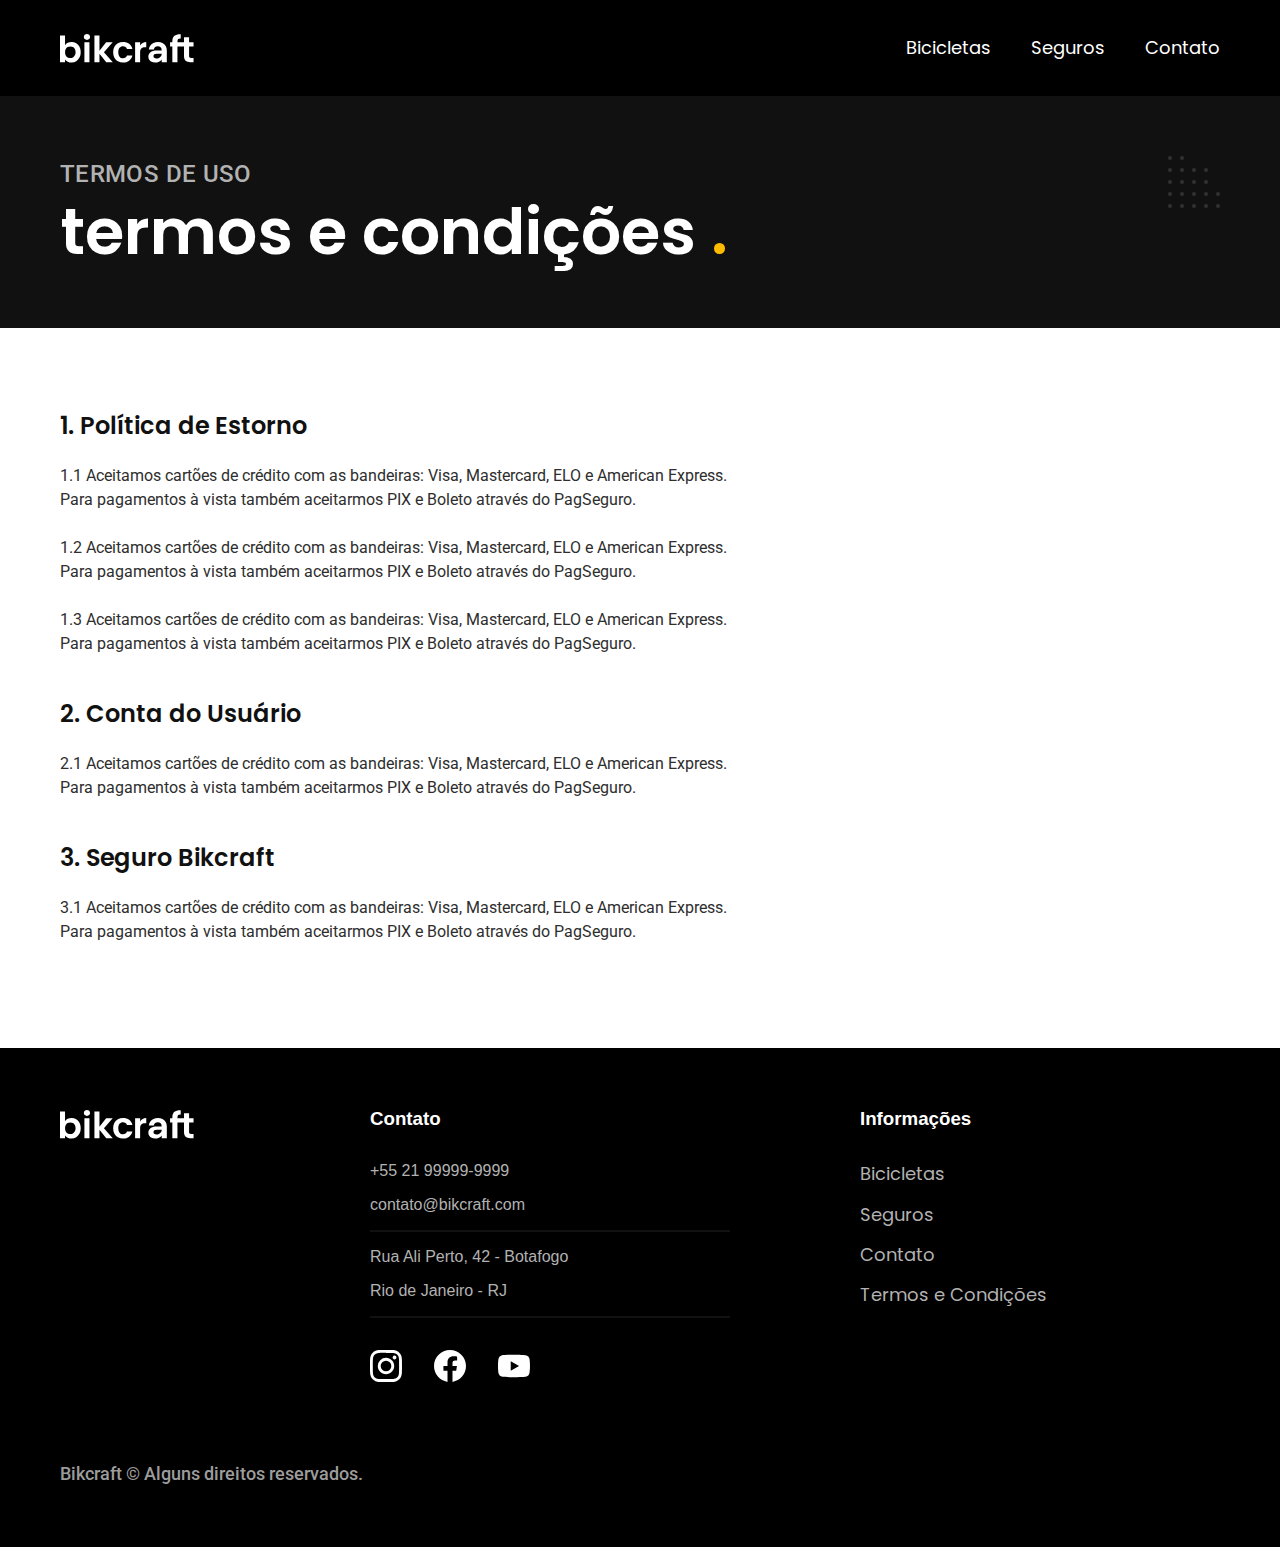
<file: termos.html>
<!DOCTYPE html>
<html lang="en">

<head>
  <meta charset="UTF-8">
  <meta http-equiv="X-UA-Compatible" content="IE=edge">
  <meta name="viewport" content="width=device-width, initial-scale=1.0">

  <title>Termos e Condições | Bikcraft</title>
  <meta name="description" content="Termos e Condições.">

  <link rel="preload" href="./CSS/style.css" as="style">
  <link rel="stylesheet" href="./CSS/style.css">
  <link rel="preconnect" href="https://fonts.googleapis.com">
  <link rel="preconnect" href="https://fonts.gstatic.com" crossorigin>
  <link href="https://fonts.googleapis.com/css2?family=Merriweather:ital,wght@1,900&family=Poppins:wght@400;600&family=Roboto:wght@400;500&display=swap" rel="stylesheet">
</head>

<body id="termos">
  <header class="header-bg">
    <div class="header container">
      <a href="./">
        <img src="./img/bikcraft.svg" alt="Bikcraft">
      </a>

      <nav arial-label="primaria">
        <ul class="header-menu font-1-m cor-0">
          <li><a href="./bicicletas.html">Bicicletas</a></li>
          <li><a href="./seguros.html">Seguros</a></li>
          <li><a href="./contato.html">Contato</a></li>
        </ul>
      </nav>
    </div>
  </header>

  <main>
    <div class="titulo-bg">
      <div class="titulo container">
        <p class="font-2-l-b cor-5">TERMOS DE USO</p>
        <h1 class="font-1-xxl cor-0">termos e condições <span class="cor-p1">.</span></h1>
      </div>
    </div>
    <div class="termos font-2-s cor-10 container">
      <h2 class="font-1-l cor-11">1. Política de Estorno</h2>
      <p>1.1 Aceitamos cartões de crédito com as bandeiras: Visa, Mastercard, ELO e American Express. Para pagamentos à vista também aceitarmos PIX e Boleto através do PagSeguro.</p>
      <p>1.2 Aceitamos cartões de crédito com as bandeiras: Visa, Mastercard, ELO e American Express. Para pagamentos à vista também aceitarmos PIX e Boleto através do PagSeguro.</p>
      <p>1.3 Aceitamos cartões de crédito com as bandeiras: Visa, Mastercard, ELO e American Express. Para pagamentos à vista também aceitarmos PIX e Boleto através do PagSeguro.</p>
      <h2 class="font-1-l cor-11">2. Conta do Usuário</h2>
      <p>2.1 Aceitamos cartões de crédito com as bandeiras: Visa, Mastercard, ELO e American Express. Para pagamentos à vista também aceitarmos PIX e Boleto através do PagSeguro.</p>
      <h2 class="font-1-l cor-11">3. Seguro Bikcraft</h2>
      <p>3.1 Aceitamos cartões de crédito com as bandeiras: Visa, Mastercard, ELO e American Express. Para pagamentos à vista também aceitarmos PIX e Boleto através do PagSeguro.</p>
    </div>
  </main>

  <footer class="footer-bg">
    <div class="footer container">
      <img src="./img/bikcraft.svg" alt="Bikcraft">
      <div class="footer-contato">
        <h3 class="font-2-1-b cor-0">Contato</h3>
        <ul class="font-2m cor-5">
          <li><a href="tel:+5521999999999">+55 21 99999-9999</a></li>
          <li><a href="mailto: contato@bikcraft.com">contato@bikcraft.com</a></li>
          <li>Rua Ali Perto, 42 - Botafogo</li>
          <li>Rio de Janeiro - RJ</li>
        </ul>
        <div class="footer-redes">
          <a href="./">
            <img src="./img/redes/instagram.svg" alt="Instagram">
          </a>
          <a href="./">
            <img src="./img/redes/facebook.svg" alt="Facebook">
          </a>
          <a href="./">
            <img src="./img/redes/youtube.svg" alt="Youtube">
          </a>
        </div>
      </div>
      <div class="footer-informacoes">
        <h3 class="font-2-1-b cor-0">Informações</h3>
        <nav>
          <ul class="font-1-m cor-5">
            <li><a href="./bicicletas.html">Bicicletas</a></li>
            <li><a href="./seguros.html">Seguros</a></li>
            <li><a href="./contato.html">Contato</a></li>
            <li><a href="./termos.html">Termos e Condições</a></li>
          </ul>
        </nav>
      </div>
      <p class="footer-copy font-2-m cor-6">Bikcraft © Alguns direitos reservados. </p>
    </div>
  </footer>

</body>

</html>
</file>
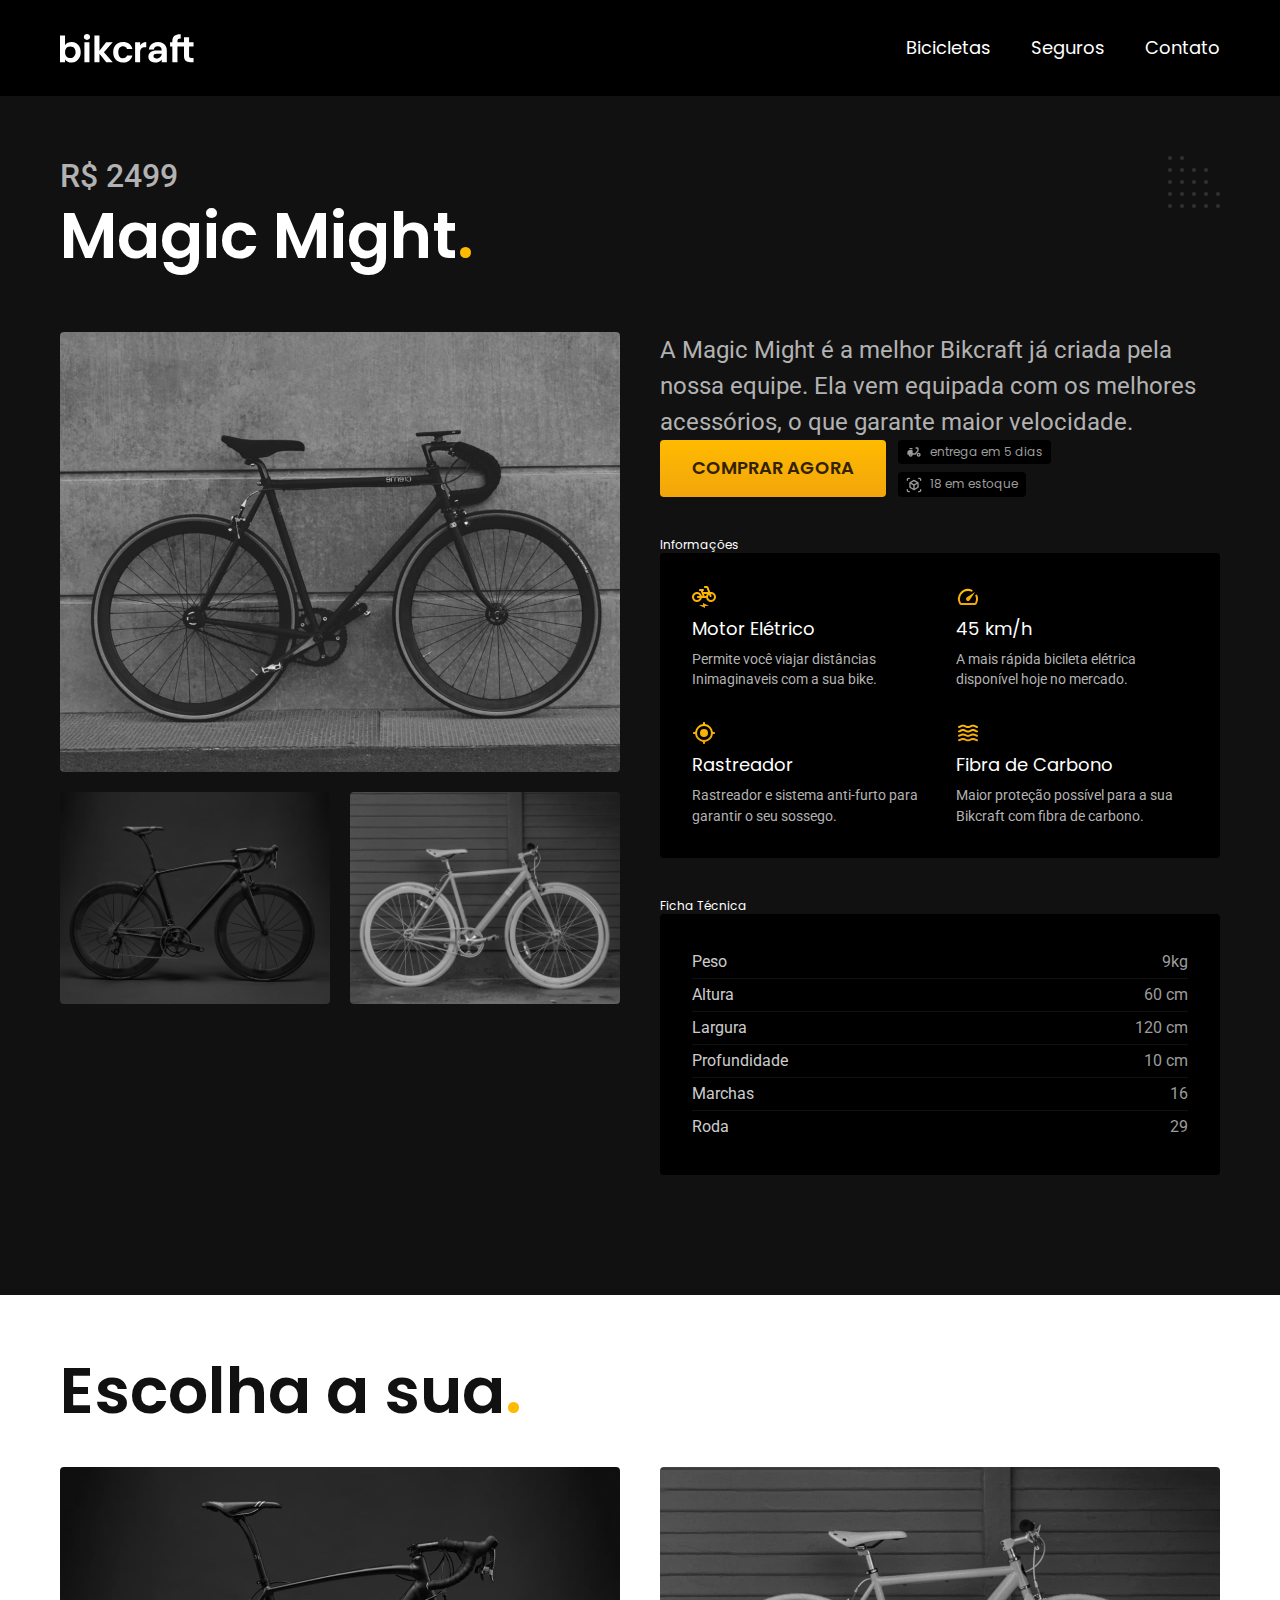
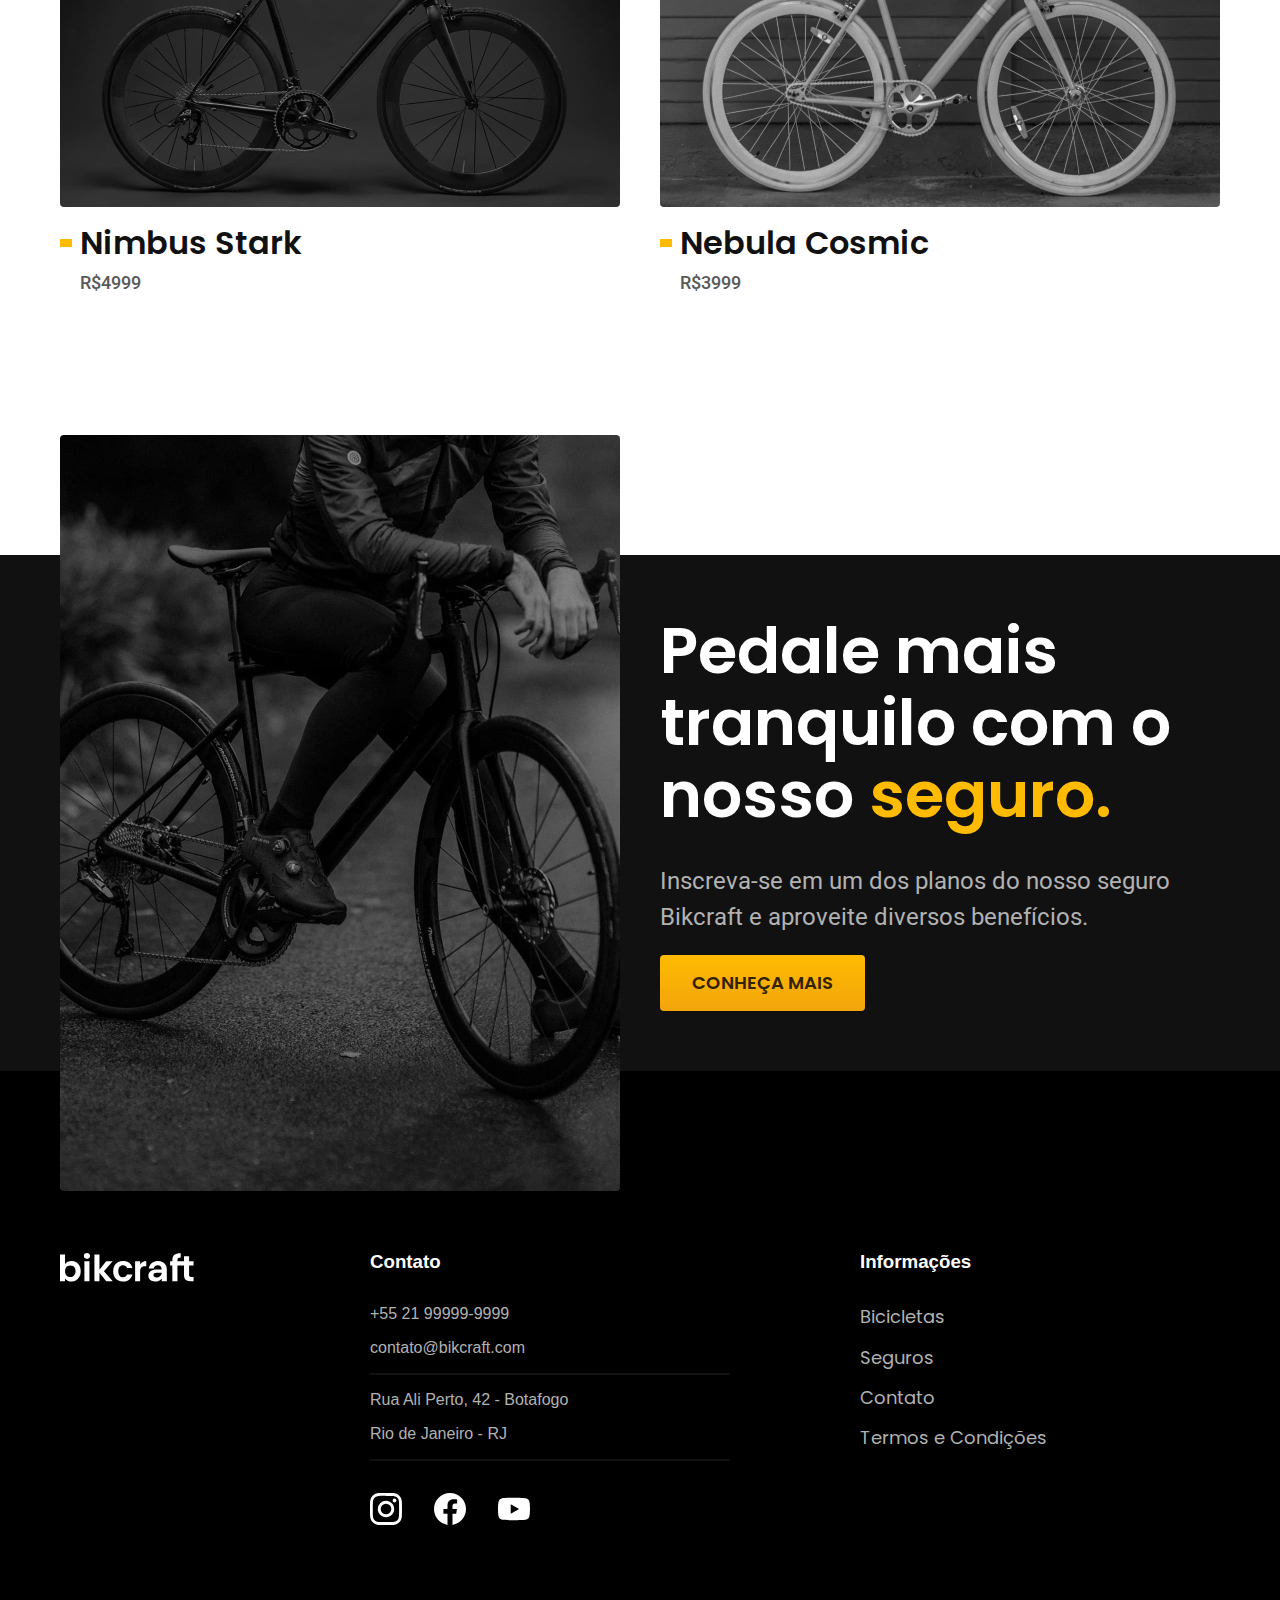
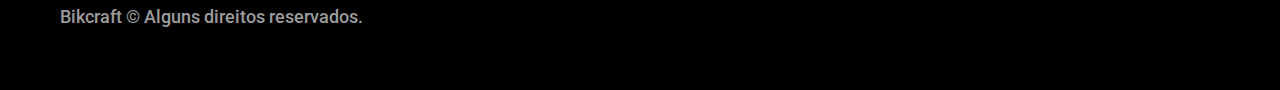
<file: bicicletas/magic.html>
<!DOCTYPE html>
<html lang="en">

<head>
  <meta charset="UTF-8">
  <meta http-equiv="X-UA-Compatible" content="IE=edge">
  <meta name="viewport" content="width=device-width, initial-scale=1.0">

  <title>Magic | Bikcraft</title>
  <meta name="description" content="Termos e Condições.">

  <link rel="stylesheet" href="../CSS/style.css">
  <link rel="preconnect" href="https://fonts.googleapis.com">
  <link rel="preconnect" href="https://fonts.gstatic.com" crossorigin>
  <link href="https://fonts.googleapis.com/css2?family=Merriweather:ital,wght@1,900&family=Poppins:wght@400;600&family=Roboto:wght@400;500&display=swap" rel="stylesheet">
</head>

<body id="bicicleta">
  <header class="header-bg">
    <div class="header container">
      <a href="../">
        <img src="../img/bikcraft.svg" alt="Bikcraft">
      </a>

      <nav arial-label="primaria">
        <ul class="header-menu font-1-m cor-0">
          <li><a href="../bicicletas.html">Bicicletas</a></li>
          <li><a href="../seguros.html">Seguros</a></li>
          <li><a href="../contato.html">Contato</a></li>
        </ul>
      </nav>
    </div>
  </header>

  <main class="titulo-bg">
    <div>
      <div class="titulo container">
        <p class="font-2-xl cor-5">R$ 2499</p>
        <h1 class="font-1-xxl cor-0">Magic Might<span class="cor-p1">.</span></h1>
      </div>
    </div>
    <div class="bicicleta container">
      <div class="bicicleta-imagens">
        <img src="../img/bicicleta/nimbus2.jpg" alt="">

        <img src="../img/bicicleta/nimbus1.jpg" alt="">
        <img src="../img/bicicleta/nimbus3.jpg" alt="">
      </div>
      <div class="bicicleta-conteudo">
        <p class="font-2-l cor-5">A Magic Might é a melhor Bikcraft já criada pela nossa equipe. Ela vem equipada com os melhores acessórios, o que garante maior velocidade.</p>
        <div class="bicicleta-comprar">
          <a class="botao" href="../orcamento.html">Comprar Agora</a>
          <span class="font-1-xs cor-6"><img src="../img/icones/entrega.svg" alt=""> entrega em 5 dias</span>
          <span class="font-1-xs cor-6"><img src="../img/icones/estoque.svg" alt=""> 18 em estoque</span>
        </div>
        <h2 class="font-1-xs cor-0">Informações</h2>
        <ul class="bicicleta-informacoes">
          <li>
            <img src="../img/icones/eletrica.svg" alt="">
            <h3 class="font-1-m cor-0">Motor Elétrico</h3>
            <p class="font-2-xs cor-5">Permite você viajar distâncias Inimaginaveis com a sua bike.</p>
          </li>
          <li>
            <img src="../img/icones/velocidade.svg" alt="">
            <h3 class="font-1-m cor-0">45 km/h</h3>
            <p class="font-2-xs cor-5">A mais rápida bicileta elétrica disponível hoje no mercado.</p>
          </li>
          <li>
            <img src="../img/icones/rastreador.svg" alt="">
            <h3 class="font-1-m cor-0">Rastreador</h3>
            <p class="font-2-xs cor-5">Rastreador e sistema anti-furto para garantir o seu sossego.</p>
          </li>
          <li>
            <img src="../img/icones/carbono.svg" alt="">
            <h3 class="font-1-m cor-0">Fibra de Carbono</h3>
            <p class="font-2-xs cor-5">Maior proteção possível para a sua Bikcraft com fibra de carbono.</p>
          </li>
        </ul>
        <h2 class="font-1-xs cor-0">Ficha Técnica</h2>
        <ul class="bicicleta-ficha font-2-s cor-4">
          <li>Peso <span>9kg</span></li>
          <li>Altura <span>60 cm</span></li>
          <li>Largura <span>120 cm</span></li>
          <li>Profundidade <span>10 cm</span></li>
          <li>Marchas <span>16</span></li>
          <li>Roda <span>29</span></li>
        </ul>
      </div>
    </div>
  </main>

  <article class="bicicletas-lista container">
    <h2 class="font-1-xxl">Escolha a sua<span class="cor-p1">.</span></h2>

    <ul>
      <li>
        <a href="./nimbus.html">
          <img src="../img/bicicletas/nimbus.jpg" alt="Bicicleta preta">
          <h3 class="font-1-xl">Nimbus Stark</h3>
          <span class="font-2-m cor-8">R$4999</span>
        </a>
      </li>
      <li>
        <a href="./nebula.html">
          <img src="../img/bicicletas/nebula.jpg" alt="Bicicleta preta">
          <h3 class="font-1-xl">Nebula Cosmic</h3>
          <span class="font-2-m cor-8">R$3999</span>
        </a>
      </li>
    </ul>
  </article>

  <article class="seguro-bg">
    <div class="seguro container">
      <div class="seguro-imagem">
        <img src="../img/fotos/seguros.jpg" alt="Pessoa parada em cima de uma bicicleta">
      </div>
      <div class="seguro-conteudo">
        <h2 class="font-1-xxl cor-0">Pedale mais tranquilo com o nosso <span class="cor-p1">seguro.</span> </h2>
        <p class="font-2-l cor-5">Inscreva-se em um dos planos do nosso seguro Bikcraft e aproveite diversos benefícios.</p>
        <a class="botao" href="../seguros.html">Conheça Mais</a>
      </div>
    </div>
  </article>

  <footer class="footer-bg">
    <div class="footer container">
      <img src="../img/bikcraft.svg" alt="Bikcraft">
      <div class="footer-contato">
        <h3 class="font-2-1-b cor-0">Contato</h3>
        <ul class="font-2m cor-5">
          <li><a href="tel:+5521999999999">+55 21 99999-9999</a></li>
          <li><a href="mailto: contato@bikcraft.com">contato@bikcraft.com</a></li>
          <li>Rua Ali Perto, 42 - Botafogo</li>
          <li>Rio de Janeiro - RJ</li>
        </ul>
        <div class="footer-redes">
          <a href="../">
            <img src="../img/redes/instagram.svg" alt="Instagram">
          </a>
          <a href="../">
            <img src="../img/redes/facebook.svg" alt="Facebook">
          </a>
          <a href="../">
            <img src="../img/redes/youtube.svg" alt="Youtube">
          </a>
        </div>
      </div>
      <div class="footer-informacoes">
        <h3 class="font-2-1-b cor-0">Informações</h3>
        <nav>
          <ul class="font-1-m cor-5">
            <li><a href="../bicicletas.html">Bicicletas</a></li>
            <li><a href="../seguros.html">Seguros</a></li>
            <li><a href="../contato.html">Contato</a></li>
            <li><a href="../termos.html">Termos e Condições</a></li>
          </ul>
        </nav>
      </div>
      <p class="footer-copy font-2-m cor-6">Bikcraft © Alguns direitos reservados. </p>
    </div>
  </footer>

</body>

</html>
</file>
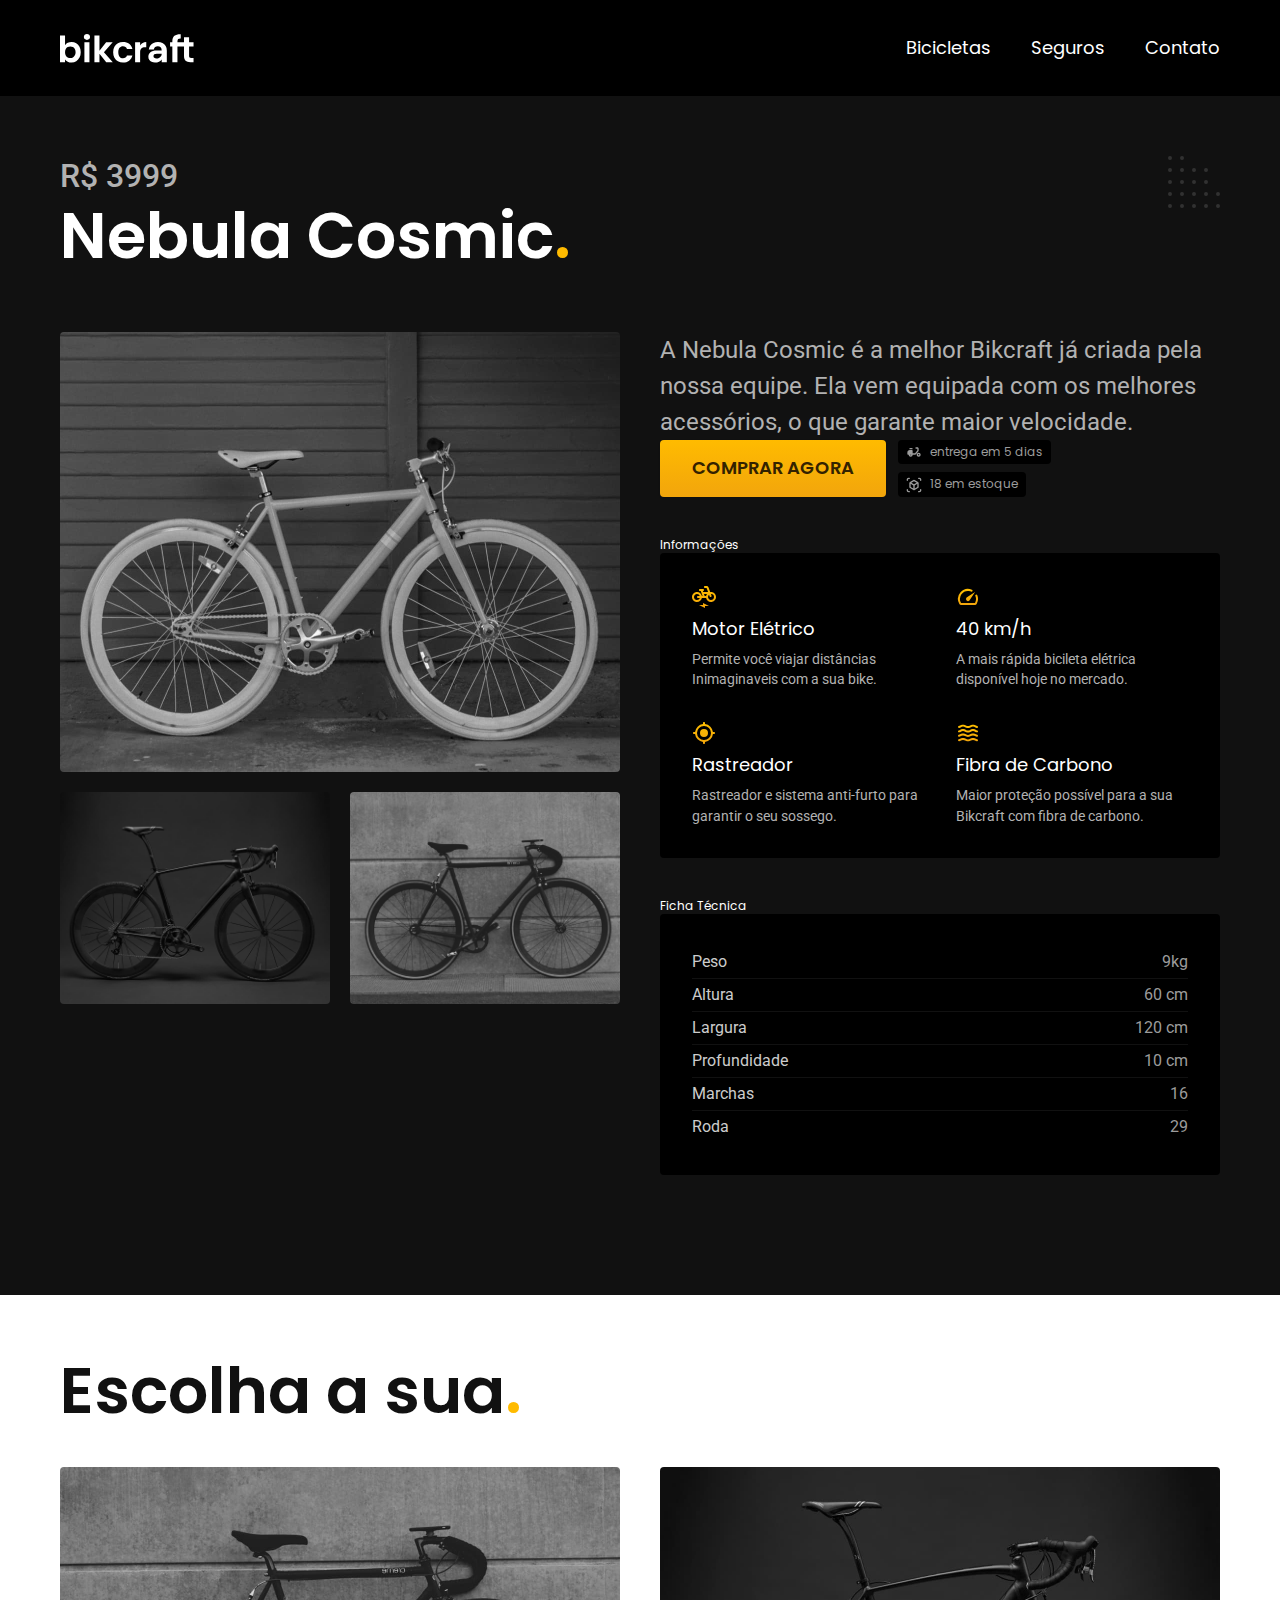
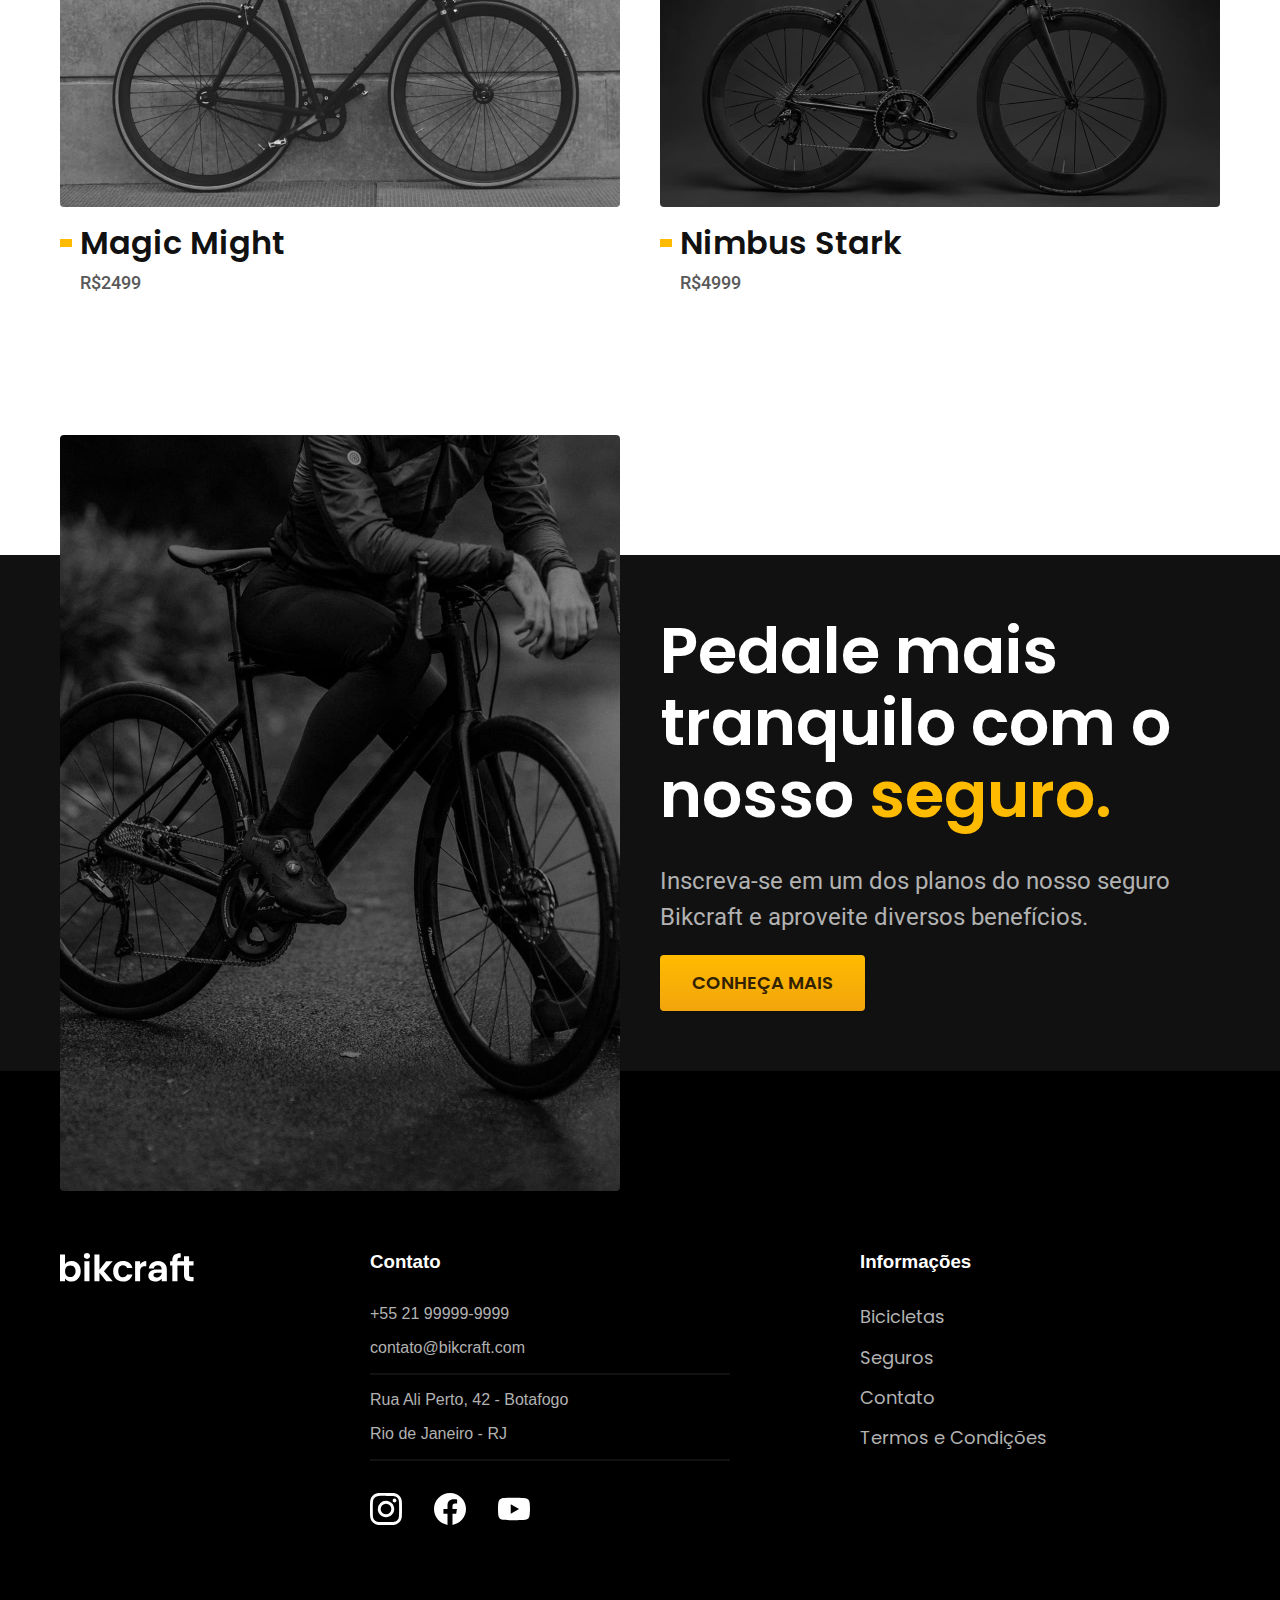
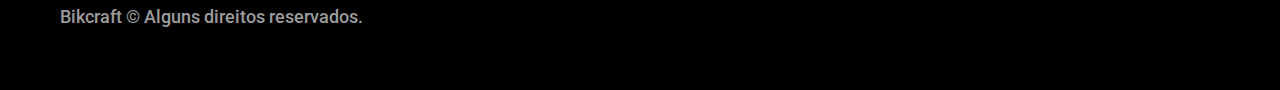
<file: bicicletas/nebula.html>
<!DOCTYPE html>
<html lang="en">

<head>
  <meta charset="UTF-8">
  <meta http-equiv="X-UA-Compatible" content="IE=edge">
  <meta name="viewport" content="width=device-width, initial-scale=1.0">

  <title>Nebula | Bikcraft</title>
  <meta name="description" content="Termos e Condições.">

  <link rel="stylesheet" href="../CSS/style.css">
  <link rel="preconnect" href="https://fonts.googleapis.com">
  <link rel="preconnect" href="https://fonts.gstatic.com" crossorigin>
  <link href="https://fonts.googleapis.com/css2?family=Merriweather:ital,wght@1,900&family=Poppins:wght@400;600&family=Roboto:wght@400;500&display=swap" rel="stylesheet">
</head>

<body id="bicicleta">
  <header class="header-bg">
    <div class="header container">
      <a href="../">
        <img src="../img/bikcraft.svg" alt="Bikcraft">
      </a>

      <nav arial-label="primaria">
        <ul class="header-menu font-1-m cor-0">
          <li><a href="../bicicletas.html">Bicicletas</a></li>
          <li><a href="../seguros.html">Seguros</a></li>
          <li><a href="../contato.html">Contato</a></li>
        </ul>
      </nav>
    </div>
  </header>

  <main class="titulo-bg">
    <div>
      <div class="titulo container">
        <p class="font-2-xl cor-5">R$ 3999</p>
        <h1 class="font-1-xxl cor-0">Nebula Cosmic<span class="cor-p1">.</span></h1>
      </div>
    </div>
    <div class="bicicleta container">
      <div class="bicicleta-imagens">
        <img src="../img/bicicleta/nimbus3.jpg" alt="">
        <img src="../img/bicicleta/nimbus1.jpg" alt="">
        <img src="../img/bicicleta/nimbus2.jpg" alt="">
      </div>
      <div class="bicicleta-conteudo">
        <p class="font-2-l cor-5">A Nebula Cosmic é a melhor Bikcraft já criada pela nossa equipe. Ela vem equipada com os melhores acessórios, o que garante maior velocidade.</p>
        <div class="bicicleta-comprar">
          <a class="botao" href="../orcamento.html">Comprar Agora</a>
          <span class="font-1-xs cor-6"><img src="../img/icones/entrega.svg" alt=""> entrega em 5 dias</span>
          <span class="font-1-xs cor-6"><img src="../img/icones/estoque.svg" alt=""> 18 em estoque</span>
        </div>
        <h2 class="font-1-xs cor-0">Informações</h2>
        <ul class="bicicleta-informacoes">
          <li>
            <img src="../img/icones/eletrica.svg" alt="">
            <h3 class="font-1-m cor-0">Motor Elétrico</h3>
            <p class="font-2-xs cor-5">Permite você viajar distâncias Inimaginaveis com a sua bike.</p>
          </li>
          <li>
            <img src="../img/icones/velocidade.svg" alt="">
            <h3 class="font-1-m cor-0">40 km/h</h3>
            <p class="font-2-xs cor-5">A mais rápida bicileta elétrica disponível hoje no mercado.</p>
          </li>
          <li>
            <img src="../img/icones/rastreador.svg" alt="">
            <h3 class="font-1-m cor-0">Rastreador</h3>
            <p class="font-2-xs cor-5">Rastreador e sistema anti-furto para garantir o seu sossego.</p>
          </li>
          <li>
            <img src="../img/icones/carbono.svg" alt="">
            <h3 class="font-1-m cor-0">Fibra de Carbono</h3>
            <p class="font-2-xs cor-5">Maior proteção possível para a sua Bikcraft com fibra de carbono.</p>
          </li>
        </ul>
        <h2 class="font-1-xs cor-0">Ficha Técnica</h2>
        <ul class="bicicleta-ficha font-2-s cor-4">
          <li>Peso <span>9kg</span></li>
          <li>Altura <span>60 cm</span></li>
          <li>Largura <span>120 cm</span></li>
          <li>Profundidade <span>10 cm</span></li>
          <li>Marchas <span>16</span></li>
          <li>Roda <span>29</span></li>
        </ul>
      </div>
    </div>
  </main>

  <article class="bicicletas-lista container">
    <h2 class="font-1-xxl">Escolha a sua<span class="cor-p1">.</span></h2>

    <ul>
      <li>
        <a href="./magic.html">
          <img src="../img/bicicletas/magic.jpg" alt="Bicicleta preta">
          <h3 class="font-1-xl">Magic Might</h3>
          <span class="font-2-m cor-8">R$2499</span>
        </a>
      </li>
      <li>
        <a href="./nimbus.html">
          <img src="../img/bicicletas/nimbus.jpg" alt="Bicicleta preta">
          <h3 class="font-1-xl">Nimbus Stark</h3>
          <span class="font-2-m cor-8">R$4999</span>
        </a>
      </li>
    </ul>
  </article>

  <article class="seguro-bg">
    <div class="seguro container">
      <div class="seguro-imagem">
        <img src="../img/fotos/seguros.jpg" alt="Pessoa parada em cima de uma bicicleta">
      </div>
      <div class="seguro-conteudo">
        <h2 class="font-1-xxl cor-0">Pedale mais tranquilo com o nosso <span class="cor-p1">seguro.</span> </h2>
        <p class="font-2-l cor-5">Inscreva-se em um dos planos do nosso seguro Bikcraft e aproveite diversos benefícios.</p>
        <a class="botao" href="../seguros.html">Conheça Mais</a>
      </div>
    </div>
  </article>

  <footer class="footer-bg">
    <div class="footer container">
      <img src="../img/bikcraft.svg" alt="Bikcraft">
      <div class="footer-contato">
        <h3 class="font-2-1-b cor-0">Contato</h3>
        <ul class="font-2m cor-5">
          <li><a href="tel:+5521999999999">+55 21 99999-9999</a></li>
          <li><a href="mailto: contato@bikcraft.com">contato@bikcraft.com</a></li>
          <li>Rua Ali Perto, 42 - Botafogo</li>
          <li>Rio de Janeiro - RJ</li>
        </ul>
        <div class="footer-redes">
          <a href="../">
            <img src="../img/redes/instagram.svg" alt="Instagram">
          </a>
          <a href="../">
            <img src="../img/redes/facebook.svg" alt="Facebook">
          </a>
          <a href="../">
            <img src="../img/redes/youtube.svg" alt="Youtube">
          </a>
        </div>
      </div>
      <div class="footer-informacoes">
        <h3 class="font-2-1-b cor-0">Informações</h3>
        <nav>
          <ul class="font-1-m cor-5">
            <li><a href="../bicicletas.html">Bicicletas</a></li>
            <li><a href="../seguros.html">Seguros</a></li>
            <li><a href="../contato.html">Contato</a></li>
            <li><a href="../termos.html">Termos e Condições</a></li>
          </ul>
        </nav>
      </div>
      <p class="footer-copy font-2-m cor-6">Bikcraft © Alguns direitos reservados. </p>
    </div>
  </footer>

</body>

</html>
</file>
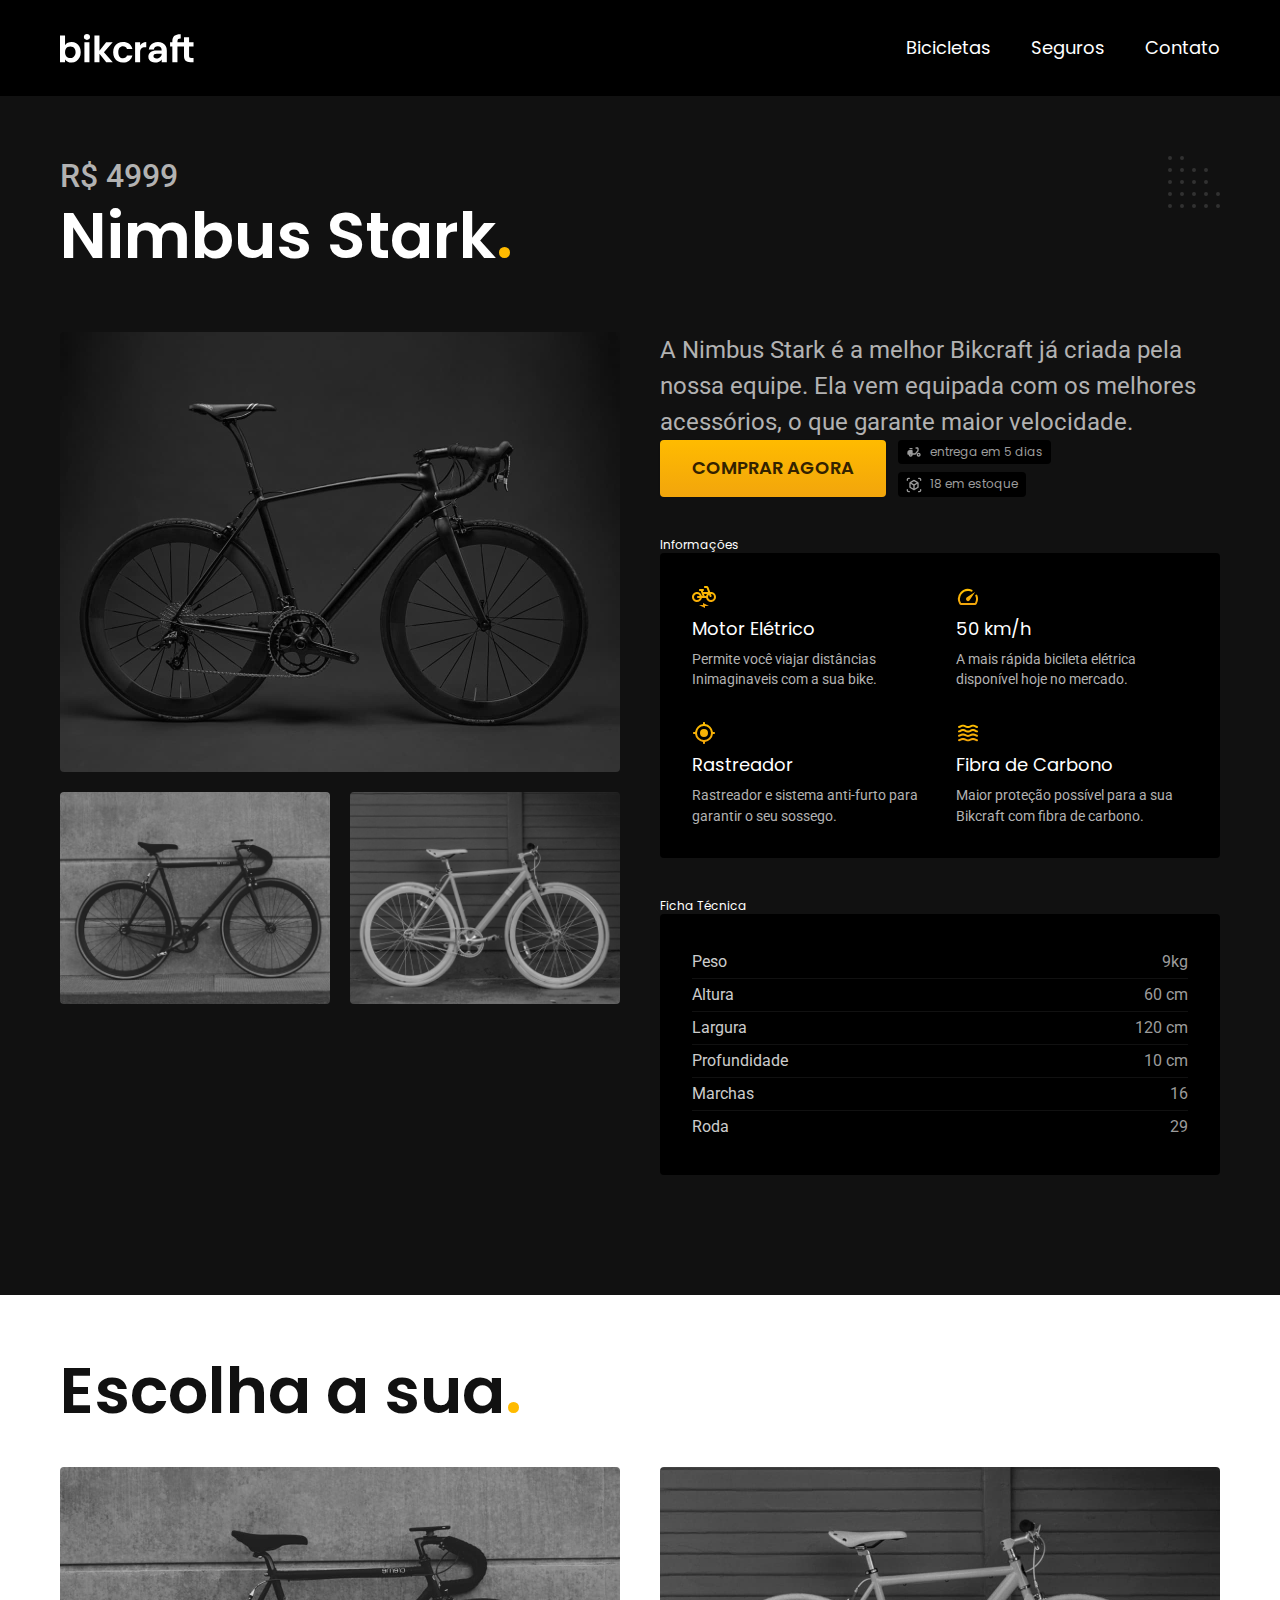
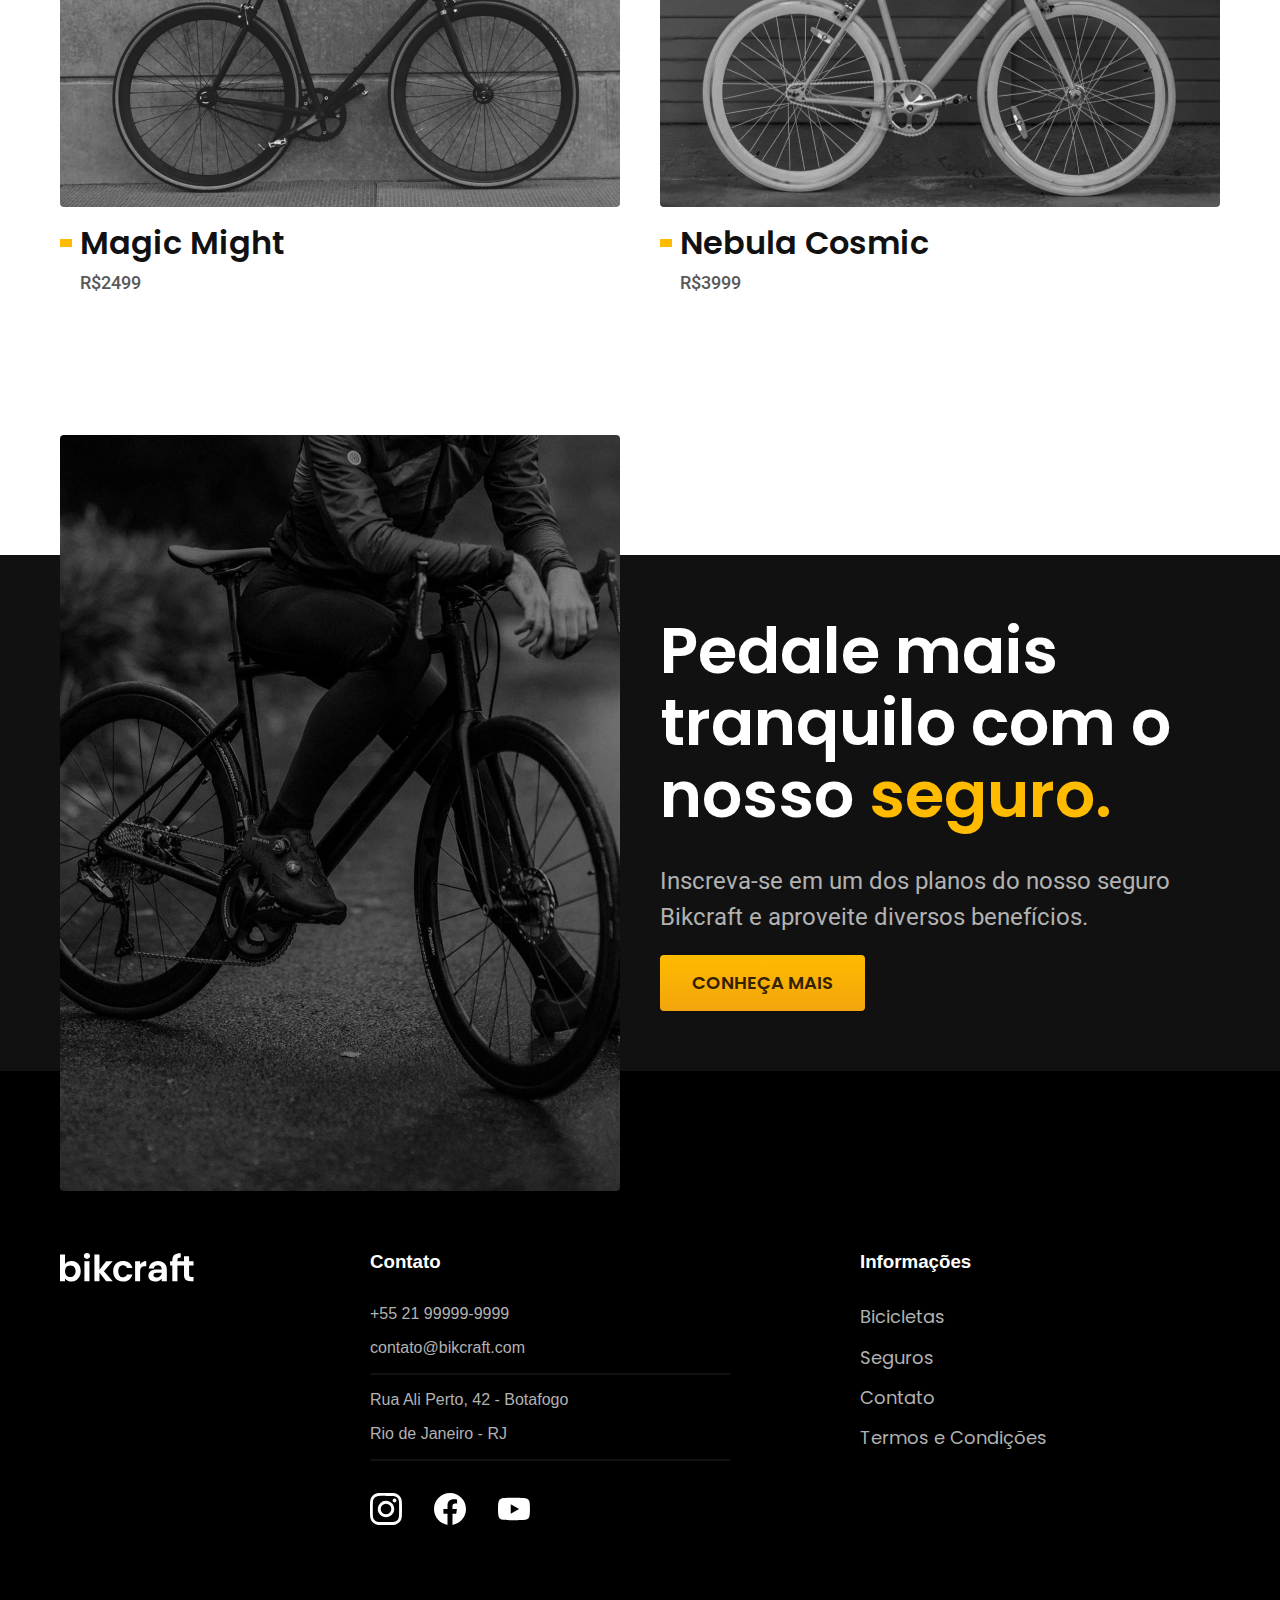
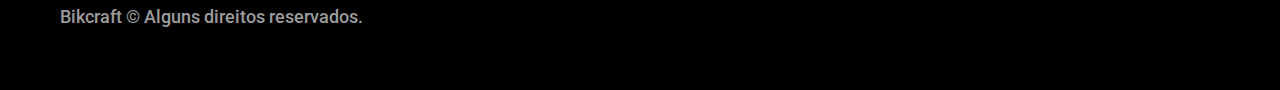
<file: bicicletas/nimbus.html>
<!DOCTYPE html>
<html lang="en">

<head>
  <meta charset="UTF-8">
  <meta http-equiv="X-UA-Compatible" content="IE=edge">
  <meta name="viewport" content="width=device-width, initial-scale=1.0">

  <title>Nimbus | Bikcraft</title>
  <meta name="description" content="Termos e Condições.">

  <link rel="stylesheet" href="../CSS/style.css">
  <link rel="preconnect" href="https://fonts.googleapis.com">
  <link rel="preconnect" href="https://fonts.gstatic.com" crossorigin>
  <link href="https://fonts.googleapis.com/css2?family=Merriweather:ital,wght@1,900&family=Poppins:wght@400;600&family=Roboto:wght@400;500&display=swap" rel="stylesheet">
</head>

<body id="bicicleta">
  <header class="header-bg">
    <div class="header container">
      <a href="../">
        <img src="../img/bikcraft.svg" alt="Bikcraft">
      </a>

      <nav arial-label="primaria">
        <ul class="header-menu font-1-m cor-0">
          <li><a href="../bicicletas.html">Bicicletas</a></li>
          <li><a href="../seguros.html">Seguros</a></li>
          <li><a href="../contato.html">Contato</a></li>
        </ul>
      </nav>
    </div>
  </header>

  <main class="titulo-bg">
    <div>
      <div class="titulo container">
        <p class="font-2-xl cor-5">R$ 4999</p>
        <h1 class="font-1-xxl cor-0">Nimbus Stark<span class="cor-p1">.</span></h1>
      </div>
    </div>
    <div class="bicicleta container">
      <div class="bicicleta-imagens">
        <img src="../img/bicicleta/nimbus1.jpg" alt="">
        <img src="../img/bicicleta/nimbus2.jpg" alt="">
        <img src="../img/bicicleta/nimbus3.jpg" alt="">
      </div>
      <div class="bicicleta-conteudo">
        <p class="font-2-l cor-5">A Nimbus Stark é a melhor Bikcraft já criada pela nossa equipe. Ela vem equipada com os melhores acessórios, o que garante maior velocidade.</p>
        <div class="bicicleta-comprar">
          <a class="botao" href="../orcamento.html">Comprar Agora</a>
          <span class="font-1-xs cor-6"><img src="../img/icones/entrega.svg" alt=""> entrega em 5 dias</span>
          <span class="font-1-xs cor-6"><img src="../img/icones/estoque.svg" alt=""> 18 em estoque</span>
        </div>
        <h2 class="font-1-xs cor-0">Informações</h2>
        <ul class="bicicleta-informacoes">
          <li>
            <img src="../img/icones/eletrica.svg" alt="">
            <h3 class="font-1-m cor-0">Motor Elétrico</h3>
            <p class="font-2-xs cor-5">Permite você viajar distâncias Inimaginaveis com a sua bike.</p>
          </li>
          <li>
            <img src="../img/icones/velocidade.svg" alt="">
            <h3 class="font-1-m cor-0">50 km/h</h3>
            <p class="font-2-xs cor-5">A mais rápida bicileta elétrica disponível hoje no mercado.</p>
          </li>
          <li>
            <img src="../img/icones/rastreador.svg" alt="">
            <h3 class="font-1-m cor-0">Rastreador</h3>
            <p class="font-2-xs cor-5">Rastreador e sistema anti-furto para garantir o seu sossego.</p>
          </li>
          <li>
            <img src="../img/icones/carbono.svg" alt="">
            <h3 class="font-1-m cor-0">Fibra de Carbono</h3>
            <p class="font-2-xs cor-5">Maior proteção possível para a sua Bikcraft com fibra de carbono.</p>
          </li>
        </ul>
        <h2 class="font-1-xs cor-0">Ficha Técnica</h2>
        <ul class="bicicleta-ficha font-2-s cor-4">
          <li>Peso <span>9kg</span></li>
          <li>Altura <span>60 cm</span></li>
          <li>Largura <span>120 cm</span></li>
          <li>Profundidade <span>10 cm</span></li>
          <li>Marchas <span>16</span></li>
          <li>Roda <span>29</span></li>
        </ul>
      </div>
    </div>
  </main>

  <article class="bicicletas-lista container">
    <h2 class="font-1-xxl">Escolha a sua<span class="cor-p1">.</span></h2>

    <ul>
      <li>
        <a href="./magic.html">
          <img src="../img/bicicletas/magic.jpg" alt="Bicicleta preta">
          <h3 class="font-1-xl">Magic Might</h3>
          <span class="font-2-m cor-8">R$2499</span>
        </a>
      </li>
      <li>
        <a href="./nebula.html">
          <img src="../img/bicicletas/nebula.jpg" alt="Bicicleta preta">
          <h3 class="font-1-xl">Nebula Cosmic</h3>
          <span class="font-2-m cor-8">R$3999</span>
        </a>
      </li>
    </ul>
  </article>

  <article class="seguro-bg">
    <div class="seguro container">
      <div class="seguro-imagem">
        <img src="../img/fotos/seguros.jpg" alt="Pessoa parada em cima de uma bicicleta">
      </div>
      <div class="seguro-conteudo">
        <h2 class="font-1-xxl cor-0">Pedale mais tranquilo com o nosso <span class="cor-p1">seguro.</span> </h2>
        <p class="font-2-l cor-5">Inscreva-se em um dos planos do nosso seguro Bikcraft e aproveite diversos benefícios.</p>
        <a class="botao" href="../seguros.html">Conheça Mais</a>
      </div>
    </div>
  </article>

  <footer class="footer-bg">
    <div class="footer container">
      <img src="../img/bikcraft.svg" alt="Bikcraft">
      <div class="footer-contato">
        <h3 class="font-2-1-b cor-0">Contato</h3>
        <ul class="font-2m cor-5">
          <li><a href="tel:+5521999999999">+55 21 99999-9999</a></li>
          <li><a href="mailto: contato@bikcraft.com">contato@bikcraft.com</a></li>
          <li>Rua Ali Perto, 42 - Botafogo</li>
          <li>Rio de Janeiro - RJ</li>
        </ul>
        <div class="footer-redes">
          <a href="../">
            <img src="../img/redes/instagram.svg" alt="Instagram">
          </a>
          <a href="../">
            <img src="../img/redes/facebook.svg" alt="Facebook">
          </a>
          <a href="../">
            <img src="../img/redes/youtube.svg" alt="Youtube">
          </a>
        </div>
      </div>
      <div class="footer-informacoes">
        <h3 class="font-2-1-b cor-0">Informações</h3>
        <nav>
          <ul class="font-1-m cor-5">
            <li><a href="../bicicletas.html">Bicicletas</a></li>
            <li><a href="../seguros.html">Seguros</a></li>
            <li><a href="../contato.html">Contato</a></li>
            <li><a href="../termos.html">Termos e Condições</a></li>
          </ul>
        </nav>
      </div>
      <p class="footer-copy font-2-m cor-6">Bikcraft © Alguns direitos reservados. </p>
    </div>
  </footer>

</body>

</html>
</file>
<file: CSS/style.css>
@import "./global/global.css";
@import "./utilidades/tipografia.css";
@import "./utilidades/cores.css";

@import "./global/header.css";
@import "./global/footer.css";

/*Utilidades*/
@import "./utilidades/componentes.css";
@import "./utilidades/formulario.css";

/* Home */
@import "./Home/introducao.css";
@import "./Home/tecnologia.css";
@import "./Home/parceiros.css";
@import "./Home/depoimento.css";

/*Bicicletas*/
@import "./bicicletas/bicicletas-lista.css";
@import "./bicicletas/bicicletas.css";

/* Bicicleta */
@import "./bicicleta/bicicleta.css";
@import "./bicicleta/seguro.css";

/*Seguros*/
@import "./seguros/seguros.css";
@import "./seguros/vantagens.css";
@import "./seguros/perguntas.css";

/*Contato */
@import "./contato/contato.css";
@import "./contato/lojas.css";

/*Contato */
@import "./orcamento/orcamento.css";

/*Termos*/
@import "./termos/termos.css";
</file>
